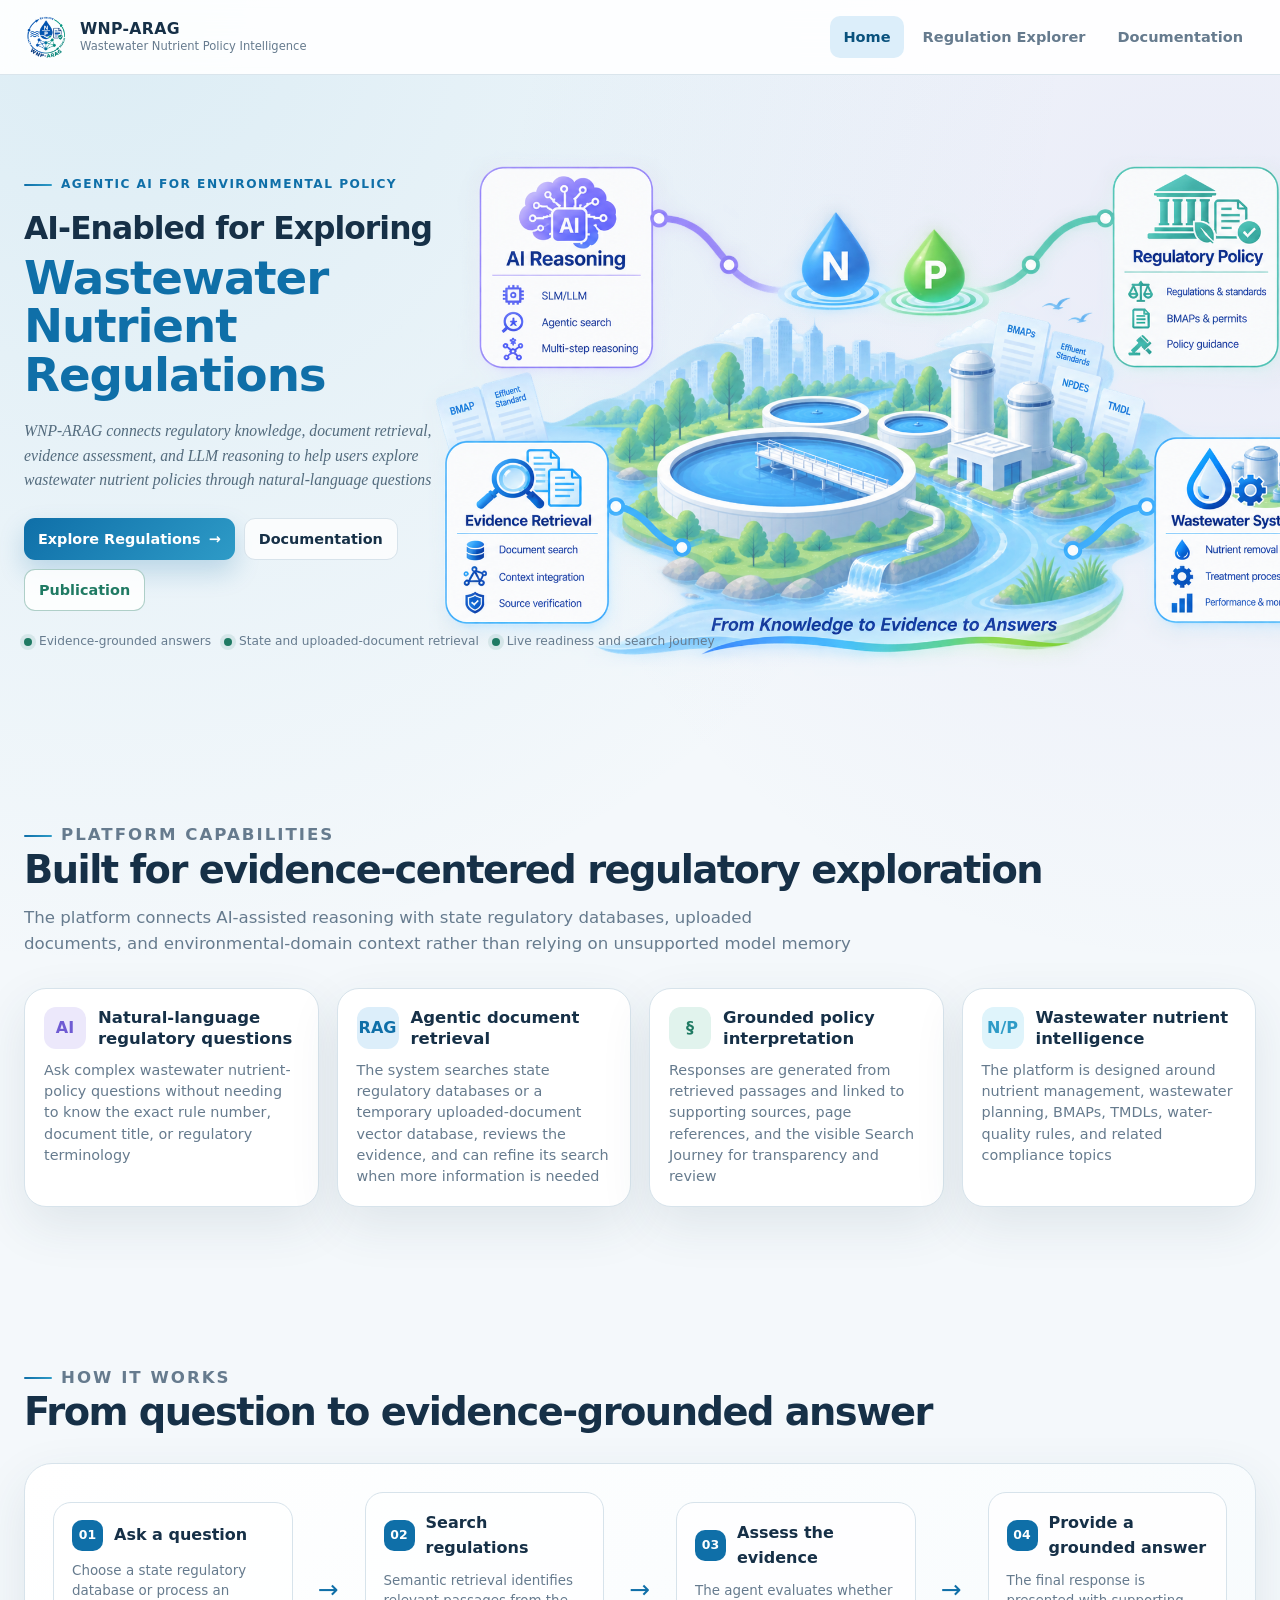
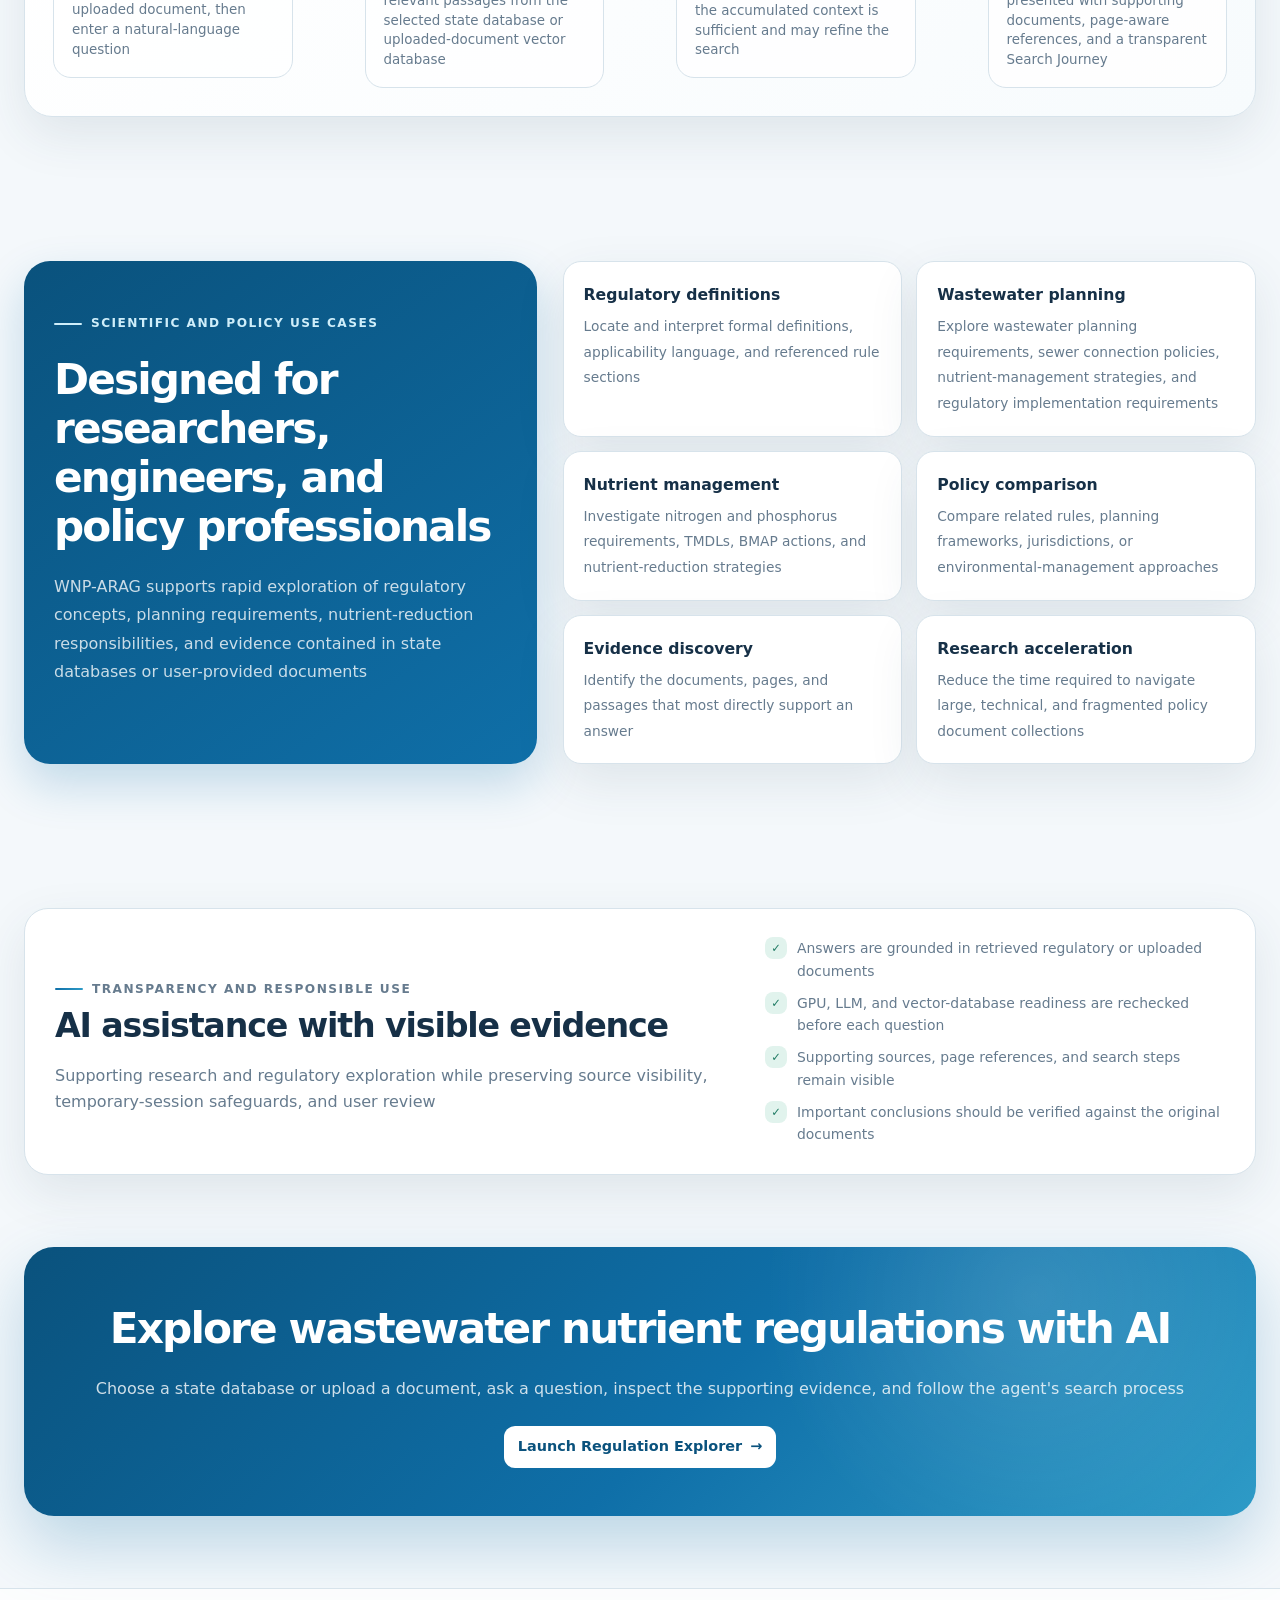
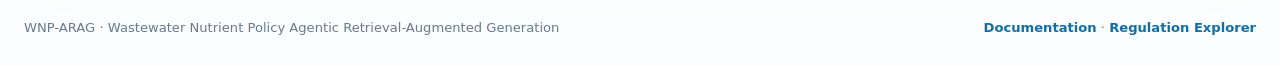
<file: index.html>
<!DOCTYPE html>
<html lang="en">
<head>
  <meta charset="UTF-8">
  <meta name="viewport" content="width=device-width, initial-scale=1.0">
  <meta name="description" content="WNP-ARAG is an agentic retrieval-augmented generation platform for wastewater nutrient regulations and uploaded policy documents.">
  <title>WNP-ARAG | Wastewater Nutrient Policy Intelligence</title>
  <style>
    :root{--bg:#f4f8fb;--surface:#fff;--text:#163047;--muted:#667b8e;--line:#d7e3eb;--primary:#0f6fa8;--primary-dark:#0a527d;--primary-soft:#dceefa;--water:#2e9bc7;--policy:#1f7a63;--policy-soft:#e1f3ed;--ai:#6f5bd3;--ai-soft:#ece8fb;--shadow:0 18px 50px rgba(35,67,93,.10);--radius:22px;--max-width:1440px}
    *{box-sizing:border-box}html{scroll-behavior:smooth}body{margin:0;background:radial-gradient(circle at 8% 0%,rgba(46,155,199,.12),transparent 28%),radial-gradient(circle at 94% 8%,rgba(111,91,211,.08),transparent 22%),var(--bg);color:var(--text);font-family:Inter,ui-sans-serif,system-ui,-apple-system,BlinkMacSystemFont,"Segoe UI",sans-serif;line-height:1.6}a{color:inherit}
    .site-header{position:sticky;top:0;z-index:30;border-bottom:1px solid rgba(215,227,235,.92);background:rgba(255,255,255,.9);backdrop-filter:blur(16px)}
    .nav-shell{width:min(var(--max-width),calc(100% - 48px));min-height:74px;margin:0 auto;display:flex;align-items:center;gap:28px}.brand{display:inline-flex;align-items:center;gap:12px;text-decoration:none;white-space:nowrap}.brand-mark{position:relative;width:40px;height:40px;display:grid;place-items:center;border-radius:12px;color:#fff;background:linear-gradient(145deg,var(--primary),var(--water));font-weight:850;box-shadow:0 10px 22px rgba(15,111,168,.22);overflow:hidden}.brand-mark:after{content:"";position:absolute;width:44px;height:12px;left:-3px;bottom:3px;border-radius:50%;border-top:2px solid rgba(255,255,255,.65);transform:rotate(-8deg)}.brand-copy strong,.brand-copy small{display:block}.brand-copy strong{font-size:.98rem;letter-spacing:.02em}.brand-copy small{color:var(--muted);font-size:.72rem}.main-nav{margin-left:auto;display:flex;align-items:center;gap:6px}.main-nav a{padding:9px 13px;border-radius:10px;color:var(--muted);font-size:.91rem;font-weight:700;text-decoration:none}.main-nav a:hover,.main-nav a.active{color:var(--primary-dark);background:var(--primary-soft)}
    .hero{position:relative;overflow:hidden}.hero-shell{width:min(var(--max-width),calc(100% - 48px));margin:0 auto;padding:66px 0 58px;display:grid;grid-template-columns:minmax(0,.68fr) minmax(620px,1.32fr);gap:16px;align-items:center}.hero-copy{max-width:570px;position:relative;z-index:2}.eyebrow{display:inline-flex;align-items:center;gap:9px;margin:0 0 18px;color:var(--primary);font-size:.76rem;font-weight:850;letter-spacing:.12em;text-transform:uppercase}.eyebrow:before{content:"";width:28px;height:2px;border-radius:999px;background:linear-gradient(90deg,var(--primary),var(--water))}.hero h1{margin:0;max-width:940px;line-height:1.03;letter-spacing:-.045em}.hero h1 small{display:block;margin-bottom:9px;color:var(--text);font-size:clamp(1.55rem,2.45vw,2.55rem);font-weight:780;letter-spacing:-.03em;white-space:nowrap}.hero h1 span{display:block;color:var(--primary);font-size:clamp(2.35rem,3.65vw,3.85rem);font-weight:850;line-height:1.04}.hero-subtitle{max-width:545px;margin:20px 0 0;color:#536b7d;font-family:Georgia,"Times New Roman",serif;font-size:clamp(.98rem,1.22vw,1.08rem);font-style:italic;line-height:1.55}.hero-actions{margin-top:26px;display:flex;flex-wrap:wrap;gap:9px}.button{min-height:42px;padding:0 14px;border-radius:11px;display:inline-flex;align-items:center;justify-content:center;gap:8px;text-decoration:none;font-size:.9rem;font-weight:800;transition:transform .18s ease,box-shadow .18s ease,background .18s ease}.button:hover{transform:translateY(-2px)}.button-primary{color:#fff;background:linear-gradient(135deg,var(--primary),var(--water));box-shadow:0 12px 26px rgba(15,111,168,.22)}.button-primary:hover{box-shadow:0 16px 30px rgba(15,111,168,.28)}.button-secondary{border:1px solid var(--line);color:var(--text);background:rgba(255,255,255,.78)}.button-publication{border:1px solid rgba(31,122,99,.35);color:var(--policy);background:rgba(255,255,255,.86)}.button-publication:hover{background:var(--policy-soft);box-shadow:0 12px 24px rgba(31,122,99,.12)}.hero-note{margin-top:21px;display:flex;flex-wrap:nowrap;gap:13px;color:var(--muted);font-size:.76rem;white-space:nowrap}.hero-note span{display:inline-flex;align-items:center;gap:7px}.hero-note i{width:8px;height:8px;border-radius:50%;background:var(--policy);box-shadow:0 0 0 4px rgba(31,122,99,.11)}
    .hero-visual{position:relative;min-height:515px;display:flex;align-items:center;justify-content:center;background:transparent;overflow:visible}.hero-main-image{display:block;width:119%;max-width:none;height:auto;max-height:565px;object-fit:contain;object-position:center;transform:translate(2.5%,-2px)}
    .hero-media{position:absolute;inset:0;background-image:linear-gradient(rgba(248,252,255,.86),rgba(248,252,255,.93)),url("assets/images/wastewater-hero.jpg");background-size:cover;background-position:center}.hero-video{position:absolute;inset:0;width:100%;height:100%;object-fit:cover}.hero-overlay{position:absolute;inset:0;background:radial-gradient(circle at 76% 18%,rgba(111,91,211,.12),transparent 27%),radial-gradient(circle at 18% 80%,rgba(46,155,199,.15),transparent 32%)}.network{position:absolute;inset:0}.network-svg{position:absolute;inset:0;width:100%;height:100%;overflow:visible}.network-svg path{fill:none;stroke:url(#connectorGradient);stroke-width:2.2;stroke-linecap:round}.network-svg circle{fill:#fff;stroke:rgba(15,111,168,.42);stroke-width:2}.node{position:absolute;width:86px;min-height:86px;padding:12px;border:1px solid rgba(215,227,235,.95);border-radius:20px;display:grid;place-items:center;text-align:center;background:rgba(255,255,255,.94);box-shadow:0 12px 28px rgba(31,56,78,.11);font-size:.76rem;font-weight:800;line-height:1.25}.node:before{content:"";width:27px;height:27px;margin-bottom:7px;border-radius:9px;display:block}.node-ai{left:54px;top:76px}.node-ai:before{background:linear-gradient(135deg,var(--ai),#9989e8)}.node-policy{right:46px;top:86px}.node-policy:before{background:linear-gradient(135deg,var(--policy),#4ca88d)}.node-data{left:52px;bottom:64px}.node-data:before{background:linear-gradient(135deg,var(--primary),var(--water))}.node-water{right:52px;bottom:70px}.node-water:before{background:linear-gradient(135deg,var(--water),#69c2e0)}.core-orb{position:absolute;left:50%;top:50%;width:190px;height:190px;transform:translate(-50%,-50%);border-radius:50%;display:grid;place-items:center;text-align:center;background:radial-gradient(circle at 35% 30%,#fff,#dff2fb 55%,#b9dfef);border:1px solid rgba(15,111,168,.18);box-shadow:0 24px 55px rgba(15,111,168,.18),inset 0 0 0 18px rgba(255,255,255,.38)}.core-orb strong{display:block;color:var(--primary-dark);font-size:1.65rem;letter-spacing:-.04em}.core-orb span{display:block;max-width:120px;margin-top:7px;color:var(--muted);font-size:.74rem;font-weight:700;line-height:1.35}.water-wave{position:absolute;left:-4%;right:-4%;bottom:-28px;height:105px;border-radius:50% 50% 0 0/22% 22% 0 0;background:linear-gradient(180deg,rgba(46,155,199,.10),rgba(46,155,199,.22));transform:rotate(-2deg)}
    .section{width:min(var(--max-width),calc(100% - 48px));margin:0 auto;padding:72px 0}.section-header{max-width:830px;margin-bottom:30px}.section-header h2{margin:0;font-size:clamp(1.8rem,3vw,2.9rem);line-height:1.08;letter-spacing:-.04em;white-space:nowrap}.section-header p{margin:14px 0 0;color:var(--muted);font-size:1.04rem}.feature-grid{display:grid;grid-template-columns:repeat(4,minmax(0,1fr));gap:18px}.feature-card{min-height:180px;padding:18px 19px;border:1px solid var(--line);border-radius:var(--radius);background:var(--surface);box-shadow:var(--shadow)}.feature-head{display:flex;align-items:center;gap:12px;margin-bottom:10px}.feature-icon{flex:0 0 auto;width:42px;height:42px;margin-bottom:0;border-radius:12px;display:grid;place-items:center;font-weight:900}.feature-icon.ai{color:var(--ai);background:var(--ai-soft)}.feature-icon.water{color:var(--water);background:#dff4fb}.feature-icon.policy{color:var(--policy);background:var(--policy-soft)}.feature-icon.data{color:var(--primary);background:var(--primary-soft)}.feature-card h3{margin:0;font-size:1.03rem;line-height:1.3}.feature-card p{margin:0;color:var(--muted);font-size:.9rem;line-height:1.48}
    .workflow-panel{padding:28px;border:1px solid var(--line);border-radius:28px;background:linear-gradient(135deg,#fff,#f7fbfd);box-shadow:var(--shadow)}.workflow-grid{display:grid;grid-template-columns:minmax(0,1fr) 48px minmax(0,1fr) 48px minmax(0,1fr) 48px minmax(0,1fr);gap:12px;align-items:center}.workflow-step{min-height:128px;padding:17px 18px;border:1px solid var(--line);border-radius:18px;background:rgba(255,255,255,.82)}.workflow-head{display:flex;align-items:center;gap:11px;margin-bottom:10px}.workflow-step span{flex:0 0 auto;width:31px;height:31px;margin-bottom:0;border-radius:10px;display:grid;place-items:center;color:#fff;background:var(--primary);font-size:.78rem;font-weight:850}.workflow-step h3{margin:0;font-size:1rem}.workflow-step p{margin:0;color:var(--muted);font-size:.84rem;line-height:1.48}.workflow-arrow{color:var(--primary);font-size:1.55rem;text-align:center}
    .use-case-layout{display:grid;grid-template-columns:minmax(0,.85fr) minmax(0,1.15fr);gap:26px;align-items:stretch}.use-case-intro{padding:30px;border-radius:26px;background:linear-gradient(145deg,var(--primary-dark),var(--primary));color:#fff;box-shadow:0 20px 46px rgba(15,111,168,.22)}.use-case-intro .eyebrow{margin-bottom:20px;color:#cfeefa}.use-case-intro .eyebrow:before{background:#cfeefa}.use-case-intro h2{margin:0;font-size:clamp(1.85rem,3.3vw,2.95rem);line-height:1.16;letter-spacing:-.045em}.use-case-intro p{margin:22px 0 0;color:rgba(255,255,255,.78);line-height:1.78}.use-case-list{display:grid;grid-template-columns:1fr 1fr;gap:14px}.use-case{padding:20px;border:1px solid var(--line);border-radius:18px;background:var(--surface);box-shadow:var(--shadow)}.use-case strong{display:block;margin-bottom:6px;font-size:.98rem}.use-case span{color:var(--muted);font-size:.86rem}
    .trust-strip{display:grid;grid-template-columns:1.2fr .8fr;gap:20px;align-items:center;padding:28px 30px;border:1px solid var(--line);border-radius:24px;background:var(--surface);box-shadow:var(--shadow)}.trust-strip h2{margin:0;font-size:clamp(1.55rem,2.6vw,2.25rem);letter-spacing:-.035em}.trust-strip p{margin:11px 0 0;color:var(--muted)}.trust-points{display:grid;gap:10px}.trust-point{display:flex;gap:10px;align-items:flex-start;color:var(--muted);font-size:.87rem}.trust-point:before{content:"✓";flex:0 0 auto;width:22px;height:22px;border-radius:8px;display:grid;place-items:center;color:var(--policy);background:var(--policy-soft);font-size:.72rem;font-weight:900}
    .cta{width:min(var(--max-width),calc(100% - 48px));margin:0 auto 72px;padding:48px;border-radius:30px;background:radial-gradient(circle at 82% 18%,rgba(255,255,255,.12),transparent 26%),linear-gradient(135deg,#0a527d,#0f6fa8 55%,#2e9bc7);color:#fff;text-align:center;box-shadow:0 28px 65px rgba(15,111,168,.25)}.cta h2{margin:0;font-size:clamp(1.85rem,3.3vw,3rem);letter-spacing:-.045em}.cta p{max-width:none;margin:14px auto 24px;color:rgba(255,255,255,.8);white-space:nowrap}.cta .button-primary{color:var(--primary-dark);background:#fff;box-shadow:none}
    .site-footer{border-top:1px solid var(--line);background:rgba(255,255,255,.72)}.footer-shell{width:min(var(--max-width),calc(100% - 48px));margin:0 auto;padding:28px 0;display:flex;justify-content:space-between;gap:20px;color:var(--muted);font-size:.82rem}.footer-shell a{color:var(--primary);text-decoration:none;font-weight:700}
    @media(max-width:1120px){.section-header h2{white-space:normal}.hero-shell{grid-template-columns:1fr}.hero-copy{max-width:820px}.hero-visual{min-height:420px}.feature-grid{grid-template-columns:1fr 1fr}.workflow-grid{grid-template-columns:1fr 1fr}.workflow-arrow{display:none}.use-case-layout,.trust-strip{grid-template-columns:1fr}}
    @media(max-width:760px){.cta p{white-space:normal}.nav-shell,.hero-shell,.section,.cta,.footer-shell{width:min(100% - 28px,var(--max-width))}.nav-shell{align-items:flex-start;flex-direction:column;padding:14px 0}.main-nav{width:100%;overflow-x:auto}.main-nav a{white-space:nowrap}.hero-shell{padding-top:58px}.hero h1{font-size:clamp(2.8rem,15vw,5rem)}.hero-visual{min-height:350px}.hero-main-image{width:100%;max-height:390px;transform:none}.node{width:72px;min-height:72px;font-size:.64rem}.core-orb{width:155px;height:155px}.feature-grid,.workflow-grid,.use-case-list{grid-template-columns:1fr}.cta{padding:34px 22px}.footer-shell{flex-direction:column}}
  </style>
  <link rel="stylesheet" href="assets/css/shared-header.css">
</head>
<body>
  <header class="site-header"><div class="nav-shell"><a class="brand" href="index.html" aria-label="WNP-ARAG home"><span class="brand-mark"><img src="assets/logo/logo_wnp-arag.png" alt="WNP-ARAG logo"></span><span class="brand-copy"><strong>WNP-ARAG</strong><small>Wastewater Nutrient Policy Intelligence</small></span></a><nav class="main-nav" aria-label="Primary navigation"><a class="active" href="index.html">Home</a><a href="regulation_explorer.html">Regulation Explorer</a><a href="documentation.html">Documentation</a></nav></div></header>
  <main>
    <section class="hero"><div class="hero-shell"><div class="hero-copy"><p class="eyebrow">Agentic AI for environmental policy</p><h1><small>AI-Enabled for Exploring</small><span>Wastewater<br>Nutrient<br>Regulations</span></h1><p class="hero-subtitle">WNP-ARAG connects regulatory knowledge, document retrieval, evidence assessment, and LLM reasoning to help users explore wastewater nutrient policies through natural-language questions</p><div class="hero-actions"><a class="button button-primary" href="regulation_explorer.html">Explore Regulations <span aria-hidden="true">→</span></a><a class="button button-secondary" href="documentation.html">Documentation</a><!-- Replace href="#" with the final journal article URL --><a class="button button-publication" href="#" target="_blank" rel="noopener noreferrer">Publication</a></div><div class="hero-note"><span><i aria-hidden="true"></i> Evidence-grounded answers</span><span><i aria-hidden="true"></i> State and uploaded-document retrieval</span><span><i aria-hidden="true"></i> Live readiness and search journey</span></div></div>
      <div class="hero-visual" aria-label="WNP-ARAG conceptual overview">
        <img class="hero-main-image" src="assets/images/Main.png" alt="WNP-ARAG conceptual overview linking wastewater nutrient policy, evidence retrieval, and SLM/LLM reasoning">
      </div></div></section>
    <section class="section"><div class="section-header"><p class="eyebrow">Platform capabilities</p><h2>Built for evidence-centered regulatory exploration</h2><p>The platform connects AI-assisted reasoning with state regulatory databases, uploaded documents, and environmental-domain context rather than relying on unsupported model memory</p></div><div class="feature-grid"><article class="feature-card"><div class="feature-head"><div class="feature-icon ai">AI</div><h3>Natural-language regulatory questions</h3></div><p>Ask complex wastewater nutrient-policy questions without needing to know the exact rule number, document title, or regulatory terminology</p></article><article class="feature-card"><div class="feature-head"><div class="feature-icon data">RAG</div><h3>Agentic document retrieval</h3></div><p>The system searches state regulatory databases or a temporary uploaded-document vector database, reviews the evidence, and can refine its search when more information is needed</p></article><article class="feature-card"><div class="feature-head"><div class="feature-icon policy">§</div><h3>Grounded policy interpretation</h3></div><p>Responses are generated from retrieved passages and linked to supporting sources, page references, and the visible Search Journey for transparency and review</p></article><article class="feature-card"><div class="feature-head"><div class="feature-icon water">N/P</div><h3>Wastewater nutrient intelligence</h3></div><p>The platform is designed around nutrient management, wastewater planning, BMAPs, TMDLs, water-quality rules, and related compliance topics</p></article></div></section>
    <section class="section"><div class="section-header"><p class="eyebrow">How it works</p><h2>From question to evidence-grounded answer</h2></div><div class="workflow-panel"><div class="workflow-grid"><article class="workflow-step"><div class="workflow-head"><span>01</span><h3>Ask a question</h3></div><p>Choose a state regulatory database or process an uploaded document, then enter a natural-language question</p></article><div class="workflow-arrow" aria-hidden="true">→</div><article class="workflow-step"><div class="workflow-head"><span>02</span><h3>Search regulations</h3></div><p>Semantic retrieval identifies relevant passages from the selected state database or uploaded-document vector database</p></article><div class="workflow-arrow" aria-hidden="true">→</div><article class="workflow-step"><div class="workflow-head"><span>03</span><h3>Assess the evidence</h3></div><p>The agent evaluates whether the accumulated context is sufficient and may refine the search</p></article><div class="workflow-arrow" aria-hidden="true">→</div><article class="workflow-step"><div class="workflow-head"><span>04</span><h3>Provide a grounded answer</h3></div><p>The final response is presented with supporting documents, page-aware references, and a transparent Search Journey</p></article></div></div></section>
    <section class="section"><div class="use-case-layout"><div class="use-case-intro"><p class="eyebrow">Scientific and policy use cases</p><h2>Designed for researchers, engineers, and policy professionals</h2><p>WNP-ARAG supports rapid exploration of regulatory concepts, planning requirements, nutrient-reduction responsibilities, and evidence contained in state databases or user-provided documents</p></div><div class="use-case-list"><article class="use-case"><strong>Regulatory definitions</strong><span>Locate and interpret formal definitions, applicability language, and referenced rule sections</span></article><article class="use-case"><strong>Wastewater planning</strong><span>Explore wastewater planning requirements, sewer connection policies, nutrient-management strategies, and regulatory implementation requirements</span></article><article class="use-case"><strong>Nutrient management</strong><span>Investigate nitrogen and phosphorus requirements, TMDLs, BMAP actions, and nutrient-reduction strategies</span></article><article class="use-case"><strong>Policy comparison</strong><span>Compare related rules, planning frameworks, jurisdictions, or environmental-management approaches</span></article><article class="use-case"><strong>Evidence discovery</strong><span>Identify the documents, pages, and passages that most directly support an answer</span></article><article class="use-case"><strong>Research acceleration</strong><span>Reduce the time required to navigate large, technical, and fragmented policy document collections</span></article></div></div></section>
    <section class="section"><div class="trust-strip"><div><p class="eyebrow">Transparency and responsible use</p><h2>AI assistance with visible evidence</h2><p>Supporting research and regulatory exploration while preserving source visibility, temporary-session safeguards, and user review</p></div><div class="trust-points"><div class="trust-point">Answers are grounded in retrieved regulatory or uploaded documents</div><div class="trust-point">GPU, LLM, and vector-database readiness are rechecked before each question</div><div class="trust-point">Supporting sources, page references, and search steps remain visible</div><div class="trust-point">Important conclusions should be verified against the original documents</div></div></div></section>
    <section class="cta"><h2>Explore wastewater nutrient regulations with AI</h2><p>Choose a state database or upload a document, ask a question, inspect the supporting evidence, and follow the agent's search process</p><a class="button button-primary" href="regulation_explorer.html">Launch Regulation Explorer <span aria-hidden="true">→</span></a></section>
  </main>
  <footer class="site-footer"><div class="footer-shell"><span>WNP-ARAG · Wastewater Nutrient Policy Agentic Retrieval-Augmented Generation</span><span><a href="documentation.html">Documentation</a> · <a href="regulation_explorer.html">Regulation Explorer</a></span></div></footer>
</body>
</html>
</file>
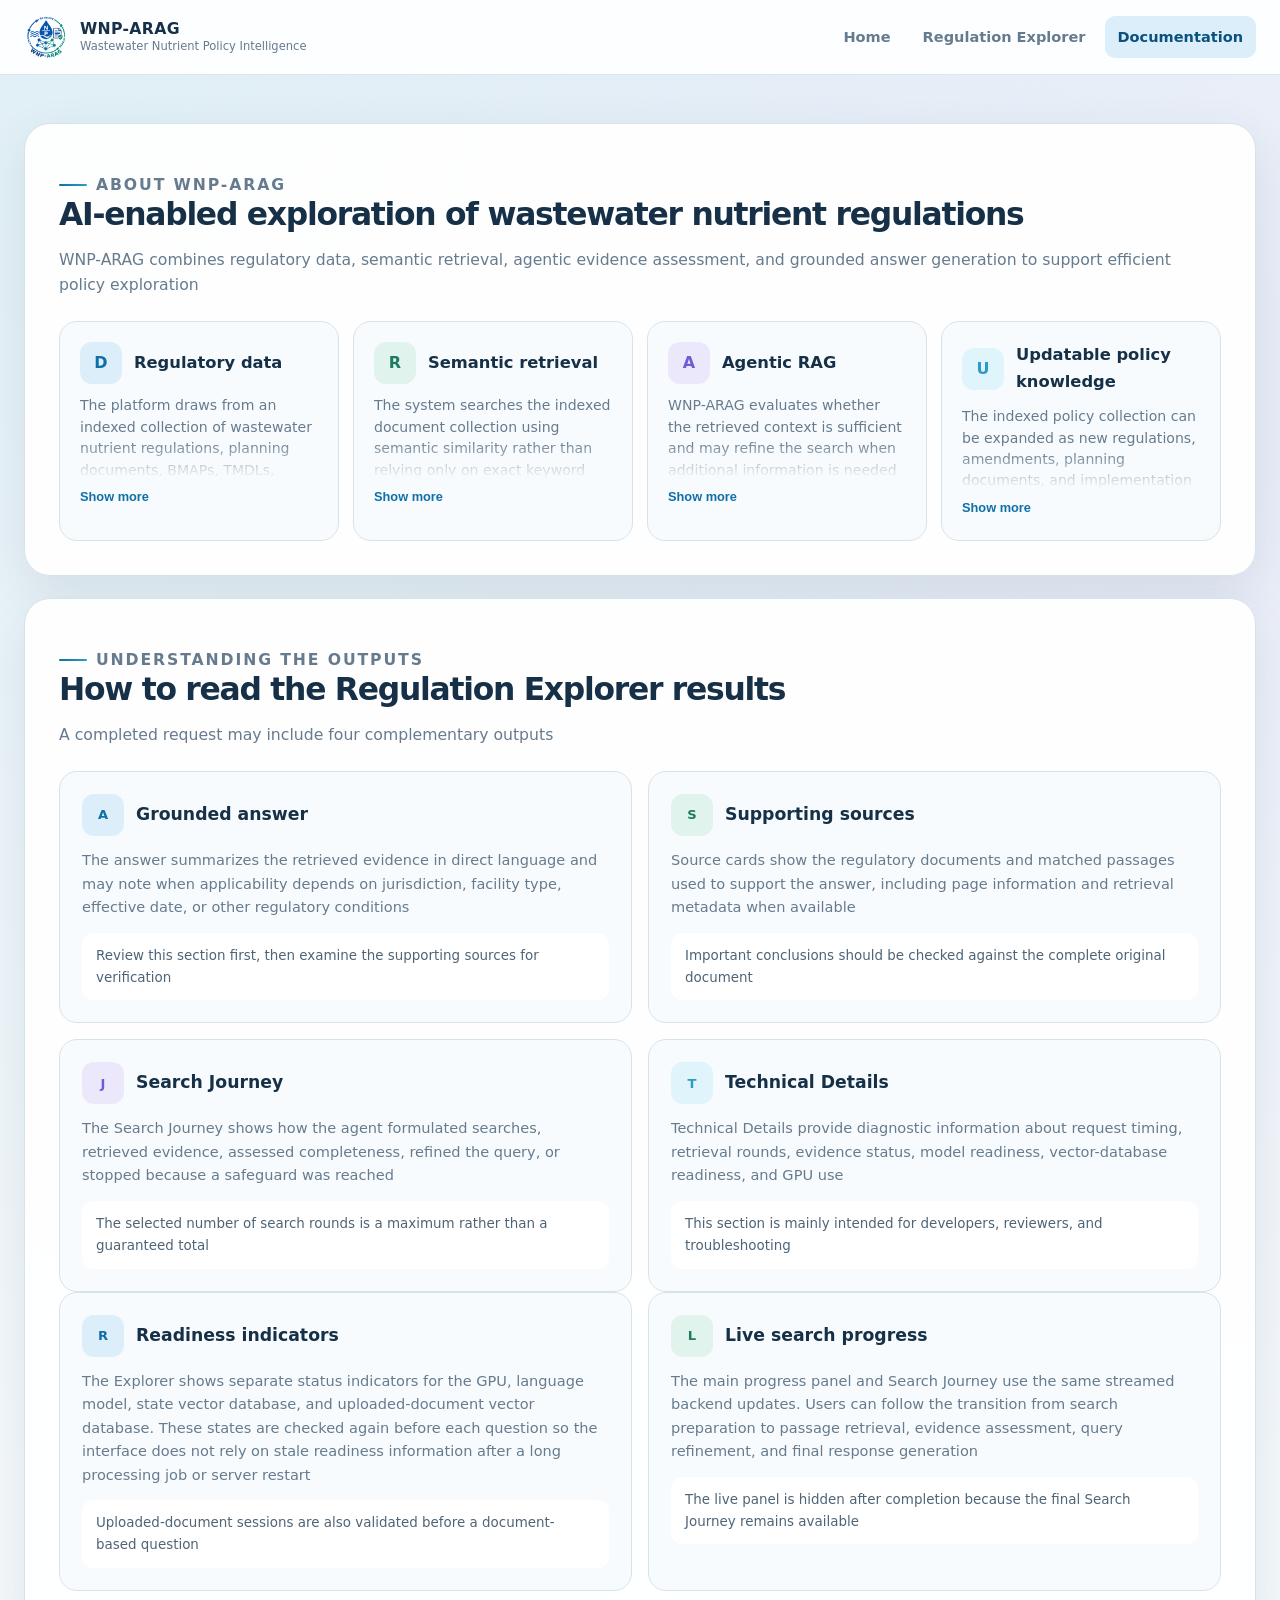
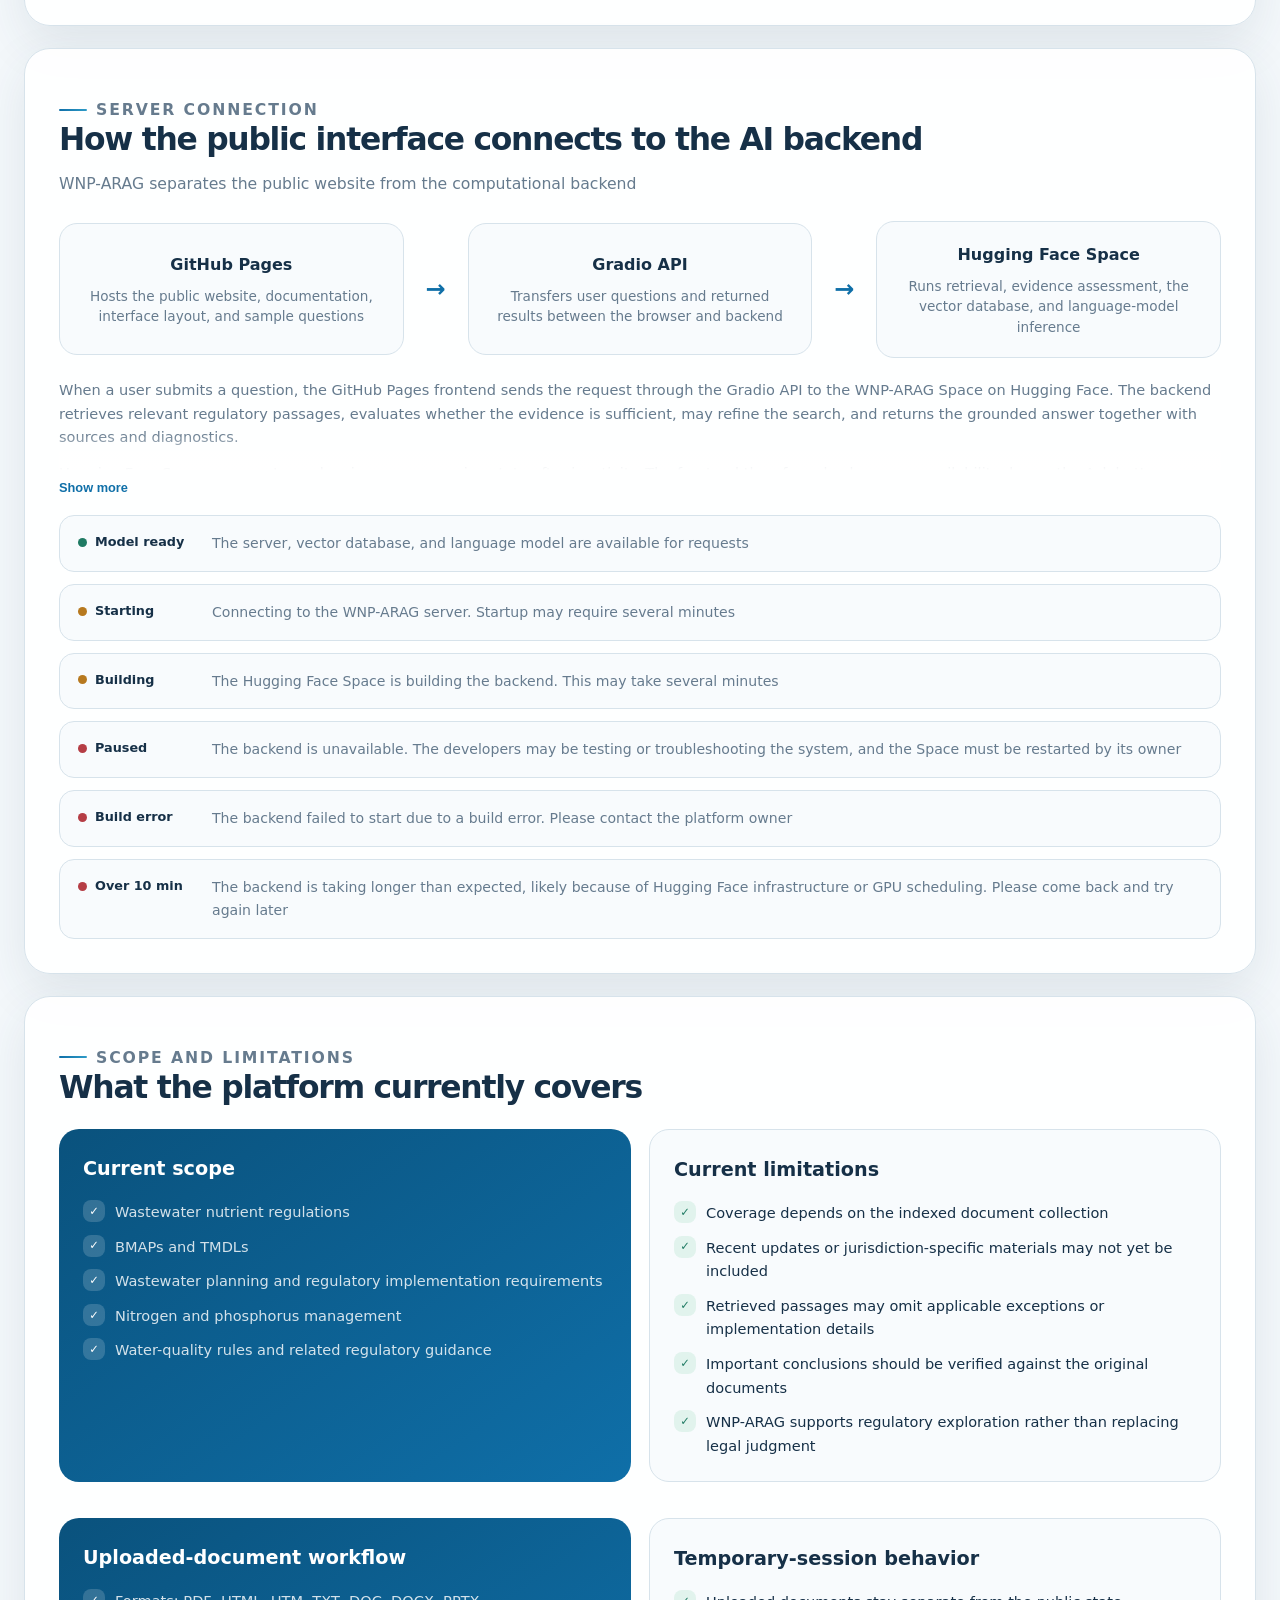
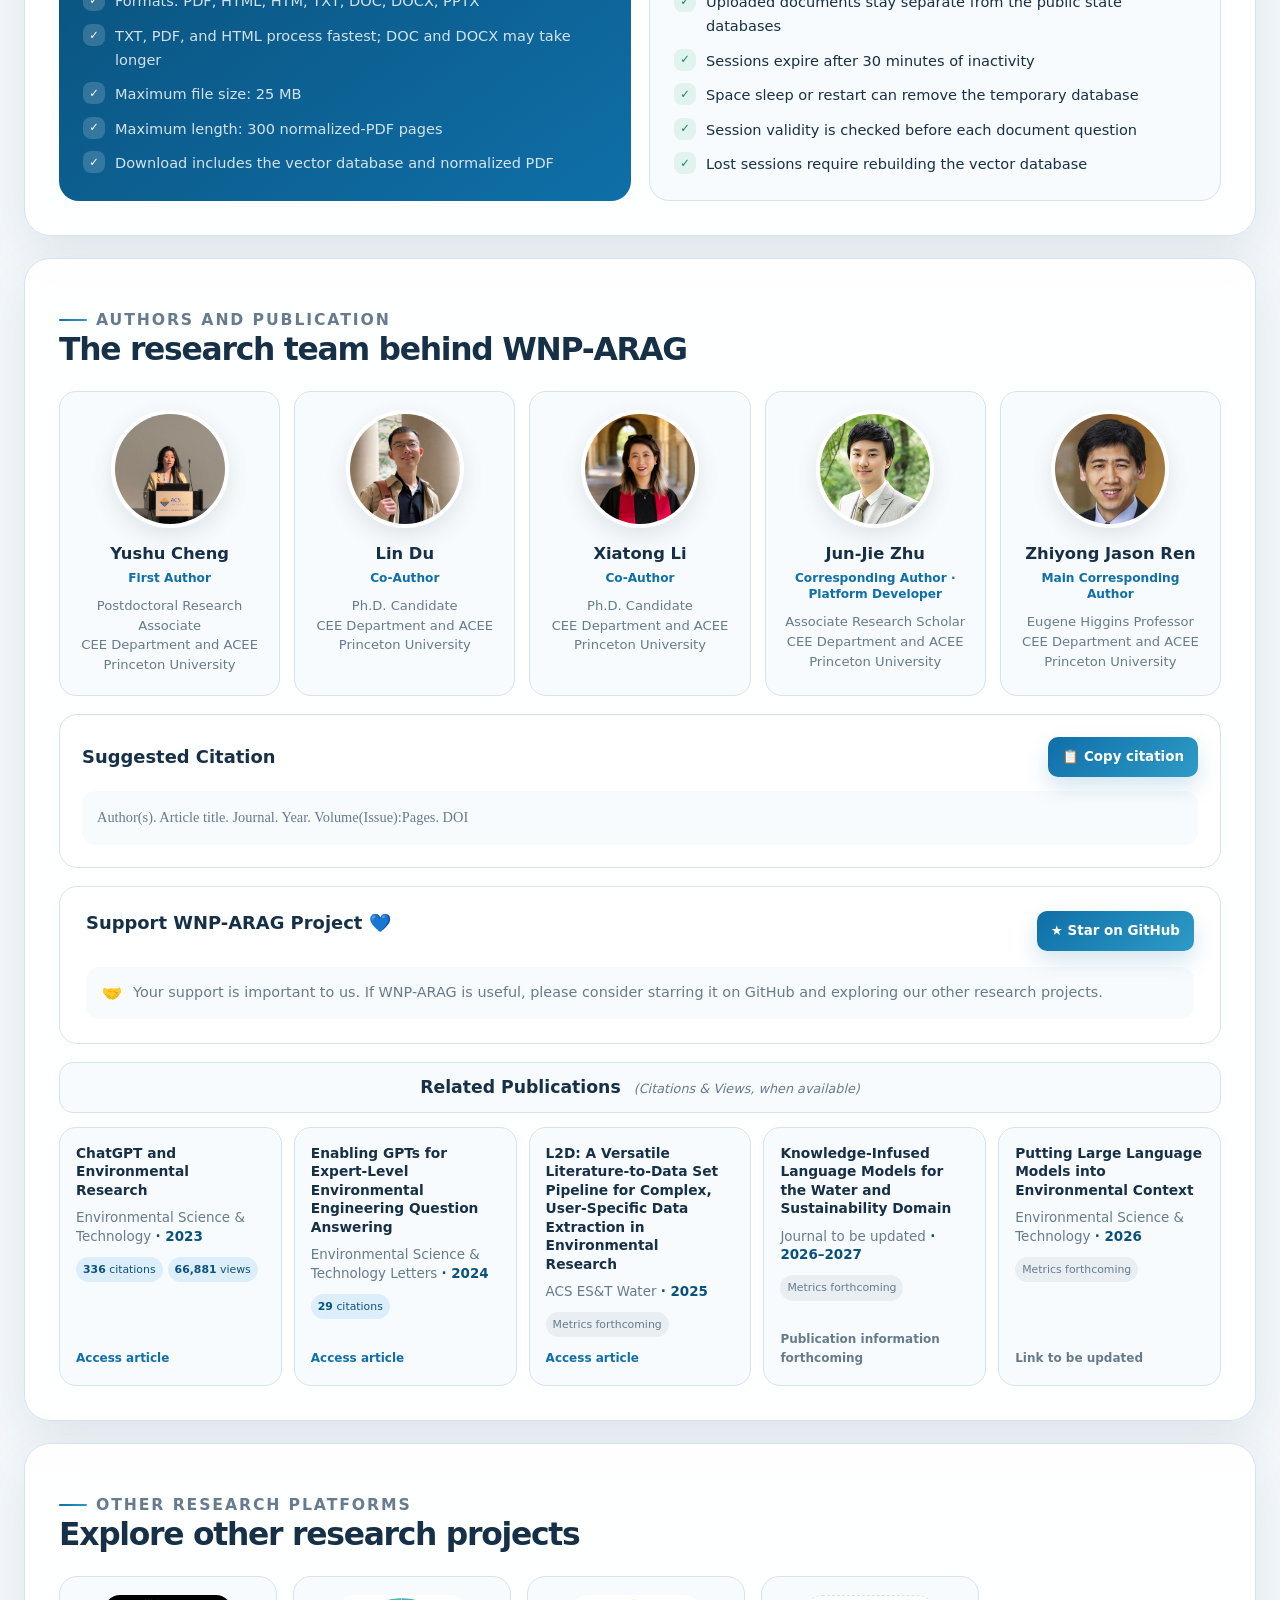
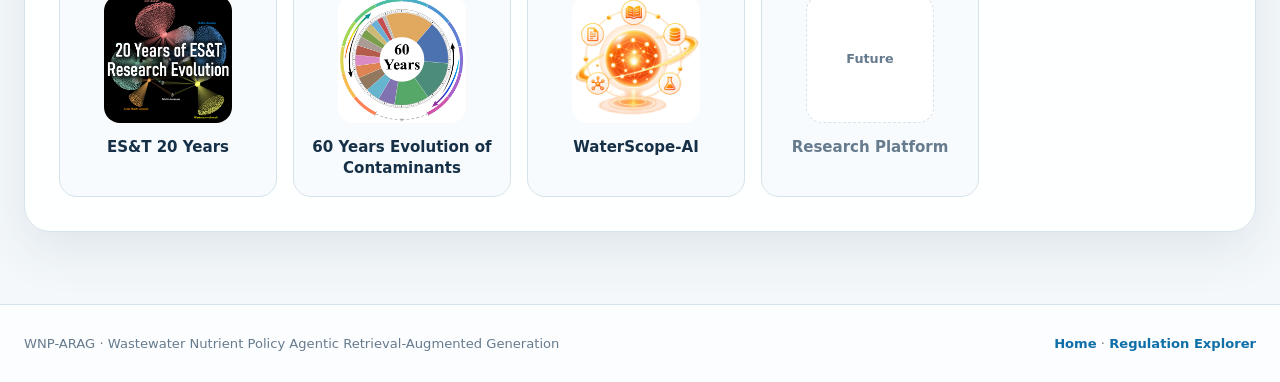
<file: documentation.html>
<!DOCTYPE html>
<html lang="en">
<head>
  <meta charset="UTF-8">
  <meta name="viewport" content="width=device-width, initial-scale=1.0">
  <meta
    name="description"
    content="Documentation for WNP-ARAG, an AI-enabled platform for exploring wastewater nutrient regulations"
  >
  <title>Documentation | WNP-ARAG</title>

  <style>
    :root {
      --bg: #f4f8fb;
      --surface: #ffffff;
      --surface-soft: #f8fbfd;
      --text: #163047;
      --muted: #667b8e;
      --line: #d7e3eb;
      --primary: #0f6fa8;
      --primary-dark: #0a527d;
      --primary-soft: #dceefa;
      --water: #2e9bc7;
      --policy: #1f7a63;
      --policy-soft: #e1f3ed;
      --ai: #6f5bd3;
      --ai-soft: #ece8fb;
      --warning: #b7791f;
      --warning-soft: #fff6df;
      --danger: #b53d45;
      --danger-soft: #fff1f2;
      --shadow: 0 18px 50px rgba(35, 67, 93, 0.10);
      --radius: 22px;
      --max-width: 1440px;
    }

    * {
      box-sizing: border-box;
    }

    html {
      scroll-behavior: smooth;
    }

    body {
      margin: 0;
      color: var(--text);
      background:
        radial-gradient(circle at 8% 0%, rgba(46, 155, 199, 0.10), transparent 28%),
        radial-gradient(circle at 94% 8%, rgba(111, 91, 211, 0.07), transparent 22%),
        var(--bg);
      font-family:
        Inter,
        ui-sans-serif,
        system-ui,
        -apple-system,
        BlinkMacSystemFont,
        "Segoe UI",
        sans-serif;
      line-height: 1.62;
    }

    a {
      color: inherit;
    }

    .site-header {
      position: sticky;
      top: 0;
      z-index: 30;
      border-bottom: 1px solid rgba(215, 227, 235, 0.92);
      background: rgba(255, 255, 255, 0.91);
      backdrop-filter: blur(16px);
    }

    .nav-shell {
      width: min(var(--max-width), calc(100% - 48px));
      min-height: 74px;
      margin: 0 auto;
      display: flex;
      align-items: center;
      gap: 28px;
    }

    .brand {
      display: inline-flex;
      align-items: center;
      gap: 12px;
      text-decoration: none;
      white-space: nowrap;
    }

    .brand-mark {
      position: relative;
      width: 44px;
      height: 44px;
      display: grid;
      place-items: center;
      overflow: hidden;
      border-radius: 12px;
      background: transparent;
      box-shadow: none;
    }

    .brand-mark img {
      width: 100%;
      height: 100%;
      display: block;
      object-fit: contain;
    }

    .brand-copy strong,
    .brand-copy small {
      display: block;
    }

    .brand-copy strong {
      font-size: 0.98rem;
      letter-spacing: 0.02em;
    }

    .brand-copy small {
      color: var(--muted);
      font-size: 0.72rem;
    }

    .main-nav {
      margin-left: auto;
      display: flex;
      align-items: center;
      gap: 6px;
    }

    .main-nav a {
      padding: 9px 13px;
      border-radius: 10px;
      color: var(--muted);
      font-size: 0.91rem;
      font-weight: 700;
      text-decoration: none;
    }

    .main-nav a:hover,
    .main-nav a.active {
      color: var(--primary-dark);
      background: var(--primary-soft);
    }

    .page-shell {
      width: min(var(--max-width), calc(100% - 48px));
      margin: 0 auto;
      padding: 48px 0 72px;
      display: grid;
      gap: 22px;
    }

    .doc-section {
      padding: 34px;
      border: 1px solid var(--line);
      border-radius: 26px;
      background: rgba(255, 255, 255, 0.95);
      box-shadow: var(--shadow);
    }

    .section-head {
      max-width: 980px;
      margin-bottom: 24px;
    }

    .eyebrow {
      display: inline-flex;
      align-items: center;
      gap: 9px;
      margin: 0 0 14px;
      color: var(--primary);
      font-size: 0.76rem;
      font-weight: 850;
      letter-spacing: 0.12em;
      text-transform: uppercase;
    }

    .eyebrow::before {
      content: "";
      width: 28px;
      height: 2px;
      border-radius: 999px;
      background: linear-gradient(90deg, var(--primary), var(--water));
    }

    .section-head h1,
    .section-head h2 {
      margin: 0;
      line-height: 1.12;
      letter-spacing: -0.04em;
    }

    .section-head h1,
    .section-head h2 {
      font-size: clamp(1.55rem, 2.45vw, 2.2rem);
    }

    .section-head p {
      margin: 14px 0 0;
      color: var(--muted);
      font-size: 0.98rem;
    }

    .about-grid {
      display: grid;
      grid-template-columns: 1.05fr 0.95fr;
      gap: 24px;
      align-items: start;
    }

    .about-copy p {
      margin: 0 0 14px;
      color: var(--muted);
    }

    .about-copy p:last-child {
      margin-bottom: 0;
    }

    .focus-panel {
      padding: 24px;
      border-radius: 20px;
      color: #ffffff;
      background: linear-gradient(145deg, var(--primary-dark), var(--primary));
    }

    .focus-panel h3 {
      margin: 0 0 15px;
      font-size: 1.18rem;
    }

    .focus-list {
      display: grid;
      gap: 10px;
    }

    .focus-item {
      display: flex;
      align-items: flex-start;
      gap: 10px;
      color: rgba(255, 255, 255, 0.84);
      font-size: 0.9rem;
    }

    .focus-item::before {
      content: "✓";
      flex: 0 0 auto;
      width: 22px;
      height: 22px;
      display: grid;
      place-items: center;
      border-radius: 8px;
      color: #ffffff;
      background: rgba(255, 255, 255, 0.16);
      font-size: 0.72rem;
      font-weight: 900;
    }

    .output-grid {
      display: grid;
      grid-template-columns: repeat(2, minmax(0, 1fr));
      gap: 16px;
    }

    .output-card {
      padding: 22px;
      border: 1px solid var(--line);
      border-radius: 18px;
      background: var(--surface-soft);
    }

    .output-head {
      display: flex;
      align-items: center;
      gap: 12px;
      margin-bottom: 12px;
    }

    .output-icon {
      flex: 0 0 auto;
      width: 42px;
      height: 42px;
      display: grid;
      place-items: center;
      border-radius: 12px;
      color: var(--primary);
      background: var(--primary-soft);
      font-size: 0.82rem;
      font-weight: 850;
    }

    .output-card:nth-child(2) .output-icon {
      color: var(--policy);
      background: var(--policy-soft);
    }

    .output-card:nth-child(3) .output-icon {
      color: var(--ai);
      background: var(--ai-soft);
    }

    .output-card:nth-child(4) .output-icon {
      color: var(--water);
      background: #dff4fb;
    }

    .output-card h3 {
      margin: 0;
      font-size: 1.08rem;
    }

    .output-card p {
      margin: 0;
      color: var(--muted);
      font-size: 0.91rem;
    }

    .output-note {
      margin-top: 14px;
      padding: 12px 14px;
      border-radius: 12px;
      color: #4e6477;
      background: #ffffff;
      font-size: 0.84rem;
    }

    .server-layout {
      display: grid;
      grid-template-columns: 0.82fr 1.18fr;
      gap: 22px;
      align-items: start;
    }

    .server-intro {
      padding: 26px;
      border-radius: 20px;
      color: #ffffff;
      background: linear-gradient(145deg, #395b78, #1f6f9f);
    }

    .server-intro h3 {
      margin: 0;
      font-size: 1.25rem;
    }

    .server-intro p {
      margin: 13px 0 0;
      color: rgba(255, 255, 255, 0.80);
      font-size: 0.92rem;
    }

    .server-states {
      display: grid;
      gap: 12px;
    }

    .server-state {
      padding: 16px 18px;
      border: 1px solid var(--line);
      border-radius: 15px;
      display: grid;
      grid-template-columns: 118px 1fr;
      gap: 16px;
      align-items: start;
      background: var(--surface-soft);
    }

    .server-label {
      display: inline-flex;
      align-items: center;
      gap: 8px;
      font-size: 0.8rem;
      font-weight: 800;
    }

    .server-label::before {
      content: "";
      width: 9px;
      height: 9px;
      border-radius: 50%;
      background: #98a8b6;
    }

    .server-state.ready .server-label::before {
      background: var(--policy);
    }

    .server-state.waiting .server-label::before {
      background: var(--warning);
    }

    .server-state.error .server-label::before {
      background: var(--danger);
    }

    .server-state p {
      margin: 0;
      color: var(--muted);
      font-size: 0.88rem;
    }

    .scope-grid {
      display: grid;
      grid-template-columns: 1fr 1fr;
      gap: 18px;
    }

    .scope-grid--secondary {
      margin-top: 36px;
    }

    .scope-panel {
      padding: 24px;
      border-radius: 20px;
    }

    .scope-panel.scope {
      color: #ffffff;
      background: linear-gradient(145deg, var(--primary-dark), var(--primary));
    }

    .scope-panel.limitations {
      border: 1px solid var(--line);
      background: var(--surface-soft);
    }

    .scope-panel h3 {
      margin: 0 0 16px;
      font-size: 1.2rem;
    }

    .scope-list {
      display: grid;
      gap: 11px;
    }

    .scope-item {
      display: flex;
      align-items: flex-start;
      gap: 10px;
      font-size: 0.91rem;
    }

    .scope-item::before {
      content: "✓";
      flex: 0 0 auto;
      width: 22px;
      height: 22px;
      display: grid;
      place-items: center;
      border-radius: 8px;
      color: var(--policy);
      background: var(--policy-soft);
      font-size: 0.72rem;
      font-weight: 900;
    }

    .scope-panel.scope .scope-item {
      color: rgba(255, 255, 255, 0.82);
    }

    .scope-panel.scope .scope-item::before {
      color: #ffffff;
      background: rgba(255, 255, 255, 0.17);
    }

    .author-row {
      display: grid;
      grid-template-columns: repeat(3, minmax(0, 1fr));
      gap: 14px;
    }

    .author-entry {
      min-height: 300px;
      padding: 18px 16px 20px;
      border: 1px solid var(--line);
      border-radius: 17px;
      background: var(--surface-soft);
      display: flex;
      flex-direction: column;
      align-items: center;
      text-align: center;
    }

    .author-headshot {
      width: 118px;
      height: 118px;
      margin-bottom: 15px;
      overflow: hidden;
      border: 4px solid #ffffff;
      border-radius: 50%;
      background: #ffffff;
      box-shadow: 0 8px 22px rgba(35, 67, 93, 0.12);
    }

    .author-headshot img {
      width: 100%;
      height: 100%;
      display: block;
      object-fit: cover;
    }

    .author-entry strong,
    .author-entry span {
      display: block;
    }

    .author-entry strong {
      font-size: 1.02rem;
      line-height: 1.3;
    }

    .author-role {
      margin-top: 5px !important;
      color: var(--primary) !important;
      font-size: 0.76rem !important;
      font-weight: 800;
      line-height: 1.35;
    }

    .author-affiliation {
      margin-top: 10px !important;
      color: var(--muted);
      font-size: 0.82rem !important;
      line-height: 1.5;
    }

    .citation-panel {
      margin-top: 18px;
      padding: 22px;
      border: 1px solid var(--line);
      border-radius: 18px;
      background: #ffffff;
    }

    .citation-panel h3 {
      margin: 0;
      font-size: 1.12rem;
    }

    .citation-panel p {
      margin: 10px 0 0;
      color: var(--muted);
      font-size: 0.9rem;
    }

    .citation-box {
      margin-top: 14px;
      padding: 15px;
      border-radius: 13px;
      background: var(--surface-soft);
      color: var(--muted);
      font-family: Georgia, "Times New Roman", serif;
      font-size: 0.9rem;
      line-height: 1.65;
    }

    .button {
      min-height: 46px;
      margin-top: 17px;
      padding: 0 18px;
      border-radius: 11px;
      display: inline-flex;
      align-items: center;
      justify-content: center;
      gap: 9px;
      text-decoration: none;
      font-weight: 800;
      transition:
        transform 0.18s ease,
        box-shadow 0.18s ease,
        background 0.18s ease;
    }

    .button:hover {
      transform: translateY(-2px);
    }

    .button-primary {
      color: #ffffff;
      background: linear-gradient(135deg, var(--primary), var(--water));
      box-shadow: 0 12px 26px rgba(15, 111, 168, 0.22);
    }

    .button-secondary {
      margin-left: 8px;
      border: 1px solid var(--line);
      color: var(--text);
      background: #ffffff;
    }

    .site-footer {
      border-top: 1px solid var(--line);
      background: rgba(255, 255, 255, 0.72);
    }

    .footer-shell {
      width: min(var(--max-width), calc(100% - 48px));
      margin: 0 auto;
      padding: 28px 0;
      display: flex;
      justify-content: space-between;
      gap: 20px;
      color: var(--muted);
      font-size: 0.82rem;
    }

    .footer-shell a {
      color: var(--primary);
      text-decoration: none;
      font-weight: 700;
    }


    .compact-head {
      max-width: none;
    }

    .compact-head h1 {
      white-space: nowrap;
      font-size: clamp(1.55rem, 2.45vw, 2.2rem);
    }

    .platform-grid {
      display: grid;
      grid-template-columns: repeat(4, minmax(0, 1fr));
      gap: 14px;
    }

    .platform-card {
      min-height: 205px;
      padding: 20px;
      border: 1px solid var(--line);
      border-radius: 18px;
      background: var(--surface-soft);
    }

    .platform-head {
      display: flex;
      align-items: center;
      gap: 12px;
      margin-bottom: 11px;
    }

    .platform-icon {
      flex: 0 0 auto;
      width: 42px;
      height: 42px;
      display: grid;
      place-items: center;
      border-radius: 12px;
      color: var(--primary);
      background: var(--primary-soft);
      font-weight: 850;
    }

    .platform-card:nth-child(2) .platform-icon {
      color: var(--policy);
      background: var(--policy-soft);
    }

    .platform-card:nth-child(3) .platform-icon {
      color: var(--ai);
      background: var(--ai-soft);
    }

    .platform-card:nth-child(4) .platform-icon {
      color: var(--water);
      background: #dff4fb;
    }

    .platform-card h3 {
      margin: 0;
      font-size: 1.02rem;
    }

    .platform-card p {
      margin: 0 0 10px;
      color: var(--muted);
      font-size: 0.88rem;
      line-height: 1.52;
    }

    .platform-card p:last-child {
      margin-bottom: 0;
    }

    .expandable-content.collapsed {
      position: relative;
      max-height: 84px;
      overflow: hidden;
    }

    .expandable-content.collapsed::after {
      content: "";
      position: absolute;
      left: 0;
      right: 0;
      bottom: 0;
      height: 38px;
      background: linear-gradient(to bottom, rgba(248, 251, 253, 0), var(--surface-soft));
      pointer-events: none;
    }

    .expandable-content.long-content.collapsed {
      max-height: 92px;
    }

    .expandable-content.long-content.collapsed::after {
      background: linear-gradient(to bottom, rgba(255, 255, 255, 0), #ffffff);
    }

    .expand-button {
      margin-top: 10px;
      padding: 0;
      border: 0;
      color: var(--primary);
      background: transparent;
      font-size: 0.8rem;
      font-weight: 800;
      cursor: pointer;
    }

    .section-expand {
      margin-bottom: 20px;
    }

    .architecture-strip {
      display: grid;
      grid-template-columns: 1fr 44px 1fr 44px 1fr;
      gap: 10px;
      align-items: center;
      margin-bottom: 20px;
    }

    .architecture-card {
      min-height: 132px;
      padding: 20px;
      border: 1px solid var(--line);
      border-radius: 18px;
      display: grid;
      align-content: center;
      background: var(--surface-soft);
      text-align: center;
    }

    .architecture-card strong {
      font-size: 1rem;
    }

    .architecture-card span {
      margin-top: 8px;
      color: var(--muted);
      font-size: 0.85rem;
      line-height: 1.5;
    }

    .architecture-arrow {
      color: var(--primary);
      text-align: center;
      font-size: 1.5rem;
      font-weight: 800;
    }

    .server-explanation {
      margin-bottom: 0;
    }

    .server-explanation p {
      margin: 0 0 12px;
      color: var(--muted);
      font-size: 0.91rem;
    }

    .server-explanation p:last-child {
      margin-bottom: 0;
    }

    .five-authors {
      grid-template-columns: repeat(5, minmax(0, 1fr));
    }

    .five-authors .author-entry {
      min-height: 125px;
    }



    .related-publications-wrap {
      min-width: 0;
    }

    .paper-metrics {
      display: flex;
      flex-wrap: wrap;
      gap: 5px;
      margin-top: 10px;
    }

    .paper-metrics span {
      padding: 4px 7px;
      border-radius: 999px;
      color: var(--primary-dark);
      background: var(--primary-soft);
      font-size: 0.68rem;
    }

    .paper-metrics strong {
      font-weight: 850;
    }

    .paper-metrics-muted span {
      color: var(--muted);
      background: #e9eef3;
    }

    .single-line-title {
      white-space: nowrap;
    }

    .publication-layout {
  margin-top: 18px;
  display: grid;
  gap: 18px;
}

    .main-publication {
  width: 100%;
  margin-top: 0;
}

    .related-publications-wrap {
      width: 100%;
      min-width: 0;
    }

    .related-publications {
      display: grid;
      grid-template-columns: repeat(5, minmax(0, 1fr));
      gap: 12px;
      align-items: stretch;
    }

    

    .related-publications-title-card {
      margin-bottom: 14px;
      padding: 13px 16px;
      border: 1px solid var(--line);
      border-radius: 14px;
      background: var(--surface-soft);
      text-align: center;
    }

    .related-publications-title-card h3 {
      margin: 0;
      font-size: 1.08rem;
      font-weight: 750;
      line-height: 1.35;
    }

    .related-publications-title-card h3 span {
      margin-left: 7px;
      color: var(--muted);
      font-size: 0.8rem;
      font-weight: 500;
      font-style: italic;
    }

    .paper-journal {
      margin: 9px 0 0;
      color: var(--muted);
      font-size: 0.76rem;
      line-height: 1.4;
    }

    .paper-journal span {
      color: var(--primary-dark);
      font-weight: 750;
    }

    .paper-card {
      min-width: 0;
      min-height: 205px;
      padding: 16px;
      border: 1px solid var(--line);
      border-radius: 17px;
      background: var(--surface-soft);
      display: flex;
      flex-direction: column;
      align-items: flex-start;
    }

    .paper-type {
      margin: 0 0 8px;
      color: var(--primary);
      font-size: 0.72rem;
      font-weight: 850;
      letter-spacing: 0.1em;
      text-transform: uppercase;
    }

    .paper-card h3 {
      margin: 0;
      font-size: 0.86rem;
      line-height: 1.34;
    }

    .paper-card p:not(.paper-type) {
      margin: 10px 0 0;
      color: var(--muted);
      font-size: 0.84rem;
    }

    .paper-card a,
    .paper-link-disabled {
      margin-top: auto;
      padding-top: 12px;
      color: var(--primary);
      font-size: 0.75rem;
      font-weight: 800;
      text-decoration: none;
    }

    .paper-card a:hover {
      text-decoration: underline;
    }

    .paper-link-disabled {
      color: var(--muted);
      font-weight: 700;
    }


    .other-platforms-grid {
      width: min(920px, 100%);
      display: grid;
      grid-template-columns: repeat(4, minmax(0, 1fr));
      gap: 16px;
    }

    .other-platform-card {
      min-height: 220px;
      padding: 18px 16px;
      border: 1px solid var(--line);
      border-radius: 18px;
      display: flex;
      flex-direction: column;
      align-items: center;
      justify-content: flex-start;
      gap: 14px;
      color: var(--text);
      background: var(--surface-soft);
      text-align: center;
      text-decoration: none;
      transition:
        transform 0.18s ease,
        box-shadow 0.18s ease,
        border-color 0.18s ease,
        background 0.18s ease;
    }

    .other-platform-card:hover {
      transform: translateY(-3px);
      border-color: #b9d5e4;
      background: #ffffff;
      box-shadow: 0 14px 30px rgba(35, 67, 93, 0.10);
    }

    .other-platform-card.placeholder {
      pointer-events: none;
    }

    .other-platform-logo {
      width: 128px;
      height: 128px;
      display: grid;
      place-items: center;
      overflow: hidden;
      border-radius: 16px;
      background: #ffffff;
    }

    .other-platform-logo img {
      width: 100%;
      height: 100%;
      display: block;
      object-fit: contain;
    }

    .other-platform-card strong {
      max-width: 180px;
      font-size: 0.94rem;
      line-height: 1.35;
    }

    .other-platform-card.placeholder .other-platform-logo {
      border: 1px dashed var(--line);
      color: var(--muted);
      background: #ffffff;
      font-size: 0.8rem;
      font-weight: 750;
    }

    .other-platform-card.placeholder strong {
      color: var(--muted);
      font-weight: 700;
    }



    .citation-panel-head {
      display: flex;
      align-items: center;
      justify-content: space-between;
      gap: 18px;
      margin-bottom: 14px;
    }

    .citation-panel-head h3 {
      margin: 0;
    }

    .citation-copy-button {
      flex: 0 0 auto;
      min-height: 40px;
      padding: 0 14px;
      border: 0;
      border-radius: 10px;
      display: inline-flex;
      align-items: center;
      justify-content: center;
      gap: 7px;
      color: #ffffff;
      background: linear-gradient(135deg, var(--primary), var(--water));
      box-shadow: 0 10px 22px rgba(15, 111, 168, 0.18);
      font: inherit;
      font-size: 0.84rem;
      font-weight: 800;
      white-space: nowrap;
      cursor: pointer;
      transition: transform 0.18s ease, box-shadow 0.18s ease;
    }

    .citation-copy-button:hover {
      transform: translateY(-2px);
      box-shadow: 0 13px 26px rgba(15, 111, 168, 0.24);
    }

    .support-card {
      position: relative;
      padding: 24px 26px;
      border: 1px solid var(--line);
      border-radius: 18px;
      background: #ffffff;
    }

    .support-card-head {
      display: flex;
      align-items: flex-start;
      justify-content: space-between;
      gap: 18px;
      margin-bottom: 16px;
    }

    .support-card h3 {
      margin: 0;
      font-size: 1.12rem;
      line-height: 1.3;
    }

    .support-info {
      display: flex;
      align-items: flex-start;
      gap: 11px;
      padding: 14px 16px;
      border-radius: 13px;
      color: var(--muted);
      background: var(--surface-soft);
      font-size: 0.9rem;
      line-height: 1.58;
    }

    .support-info-icon {
      flex: 0 0 auto;
      font-size: 1rem;
      line-height: 1.5;
    }

    .support-button {
      flex: 0 0 auto;
      min-height: 40px;
      margin: 0;
      padding: 0 14px;
      border-radius: 10px;
      display: inline-flex;
      align-items: center;
      justify-content: center;
      gap: 7px;
      color: #ffffff;
      background: linear-gradient(135deg, var(--primary), var(--water));
      box-shadow: 0 10px 22px rgba(15, 111, 168, 0.18);
      font-size: 0.84rem;
      font-weight: 800;
      text-decoration: none;
      white-space: nowrap;
      transition: transform 0.18s ease, box-shadow 0.18s ease;
    }

    .support-button:hover {
      transform: translateY(-2px);
      box-shadow: 0 13px 26px rgba(15, 111, 168, 0.24);
    }

    @media (max-width: 1050px) {
      .about-grid,
      .server-layout {
        grid-template-columns: 1fr;
      }

      .platform-grid,
      .other-platforms-grid {
        grid-template-columns: 1fr 1fr;
      }

      .architecture-strip {
        grid-template-columns: 1fr;
      }

      .architecture-arrow {
        transform: rotate(90deg);
      }

      .author-row,
      .five-authors {
        grid-template-columns: repeat(2, minmax(0, 1fr));
      }

      .publication-layout {
        grid-template-columns: 1fr;
      }

      

      .compact-head h1,
  
    .related-publications-wrap {
      min-width: 0;
    }

    .paper-metrics {
      display: flex;
      flex-wrap: wrap;
      gap: 7px;
      margin-top: 12px;
    }

    .paper-metrics span {
      padding: 5px 8px;
      border-radius: 999px;
      color: var(--primary-dark);
      background: var(--primary-soft);
      font-size: 0.74rem;
    }

    .paper-metrics strong {
      font-weight: 850;
    }

    .paper-metrics-muted span {
      color: var(--muted);
      background: #e9eef3;
    }

    .single-line-title {
        white-space: normal;
      }
    }

    @media (max-width: 760px) {
      .nav-shell,
      .page-shell,
      .footer-shell {
        width: min(100% - 28px, var(--max-width));
      }

      .nav-shell {
        align-items: flex-start;
        flex-direction: column;
        padding: 14px 0;
      }

      .main-nav {
        width: 100%;
        overflow-x: auto;
      }

      .main-nav a {
        white-space: nowrap;
      }

      .page-shell {
        padding-top: 30px;
      }

      .doc-section {
        padding: 24px 20px;
      }

      .output-grid,
      .scope-grid,
      .author-row,
      .platform-grid,
      .other-platforms-grid,
      .five-authors {
        grid-template-columns: 1fr;
      }

      .server-state {
        grid-template-columns: 1fr;
        gap: 7px;
      }
      .support-card-head {
        flex-direction: column;
        align-items: stretch;
      }

      .support-button {
        align-self: flex-start;
      }


      .footer-shell {
        flex-direction: column;
      }
    }
  
    @media (max-width: 760px) {
      .scope-grid--secondary {
        margin-top: 24px;
      }
    }


    @media (max-width: 1180px) {
      .related-publications {
        grid-template-columns: repeat(3, minmax(0, 1fr));
      }
    }

    @media (max-width: 820px) {
      .related-publications {
        grid-template-columns: repeat(2, minmax(0, 1fr));
      }
    }

    @media (max-width: 560px) {
      .related-publications {
        grid-template-columns: 1fr;
      }
    }

</style>
  <link rel="stylesheet" href="assets/css/shared-header.css">
</head>

<body>
  <header class="site-header">
    <div class="nav-shell">
      <a class="brand" href="index.html" aria-label="WNP-ARAG home">
        <span class="brand-mark"><img src="assets/logo/logo_wnp-arag.png" alt="WNP-ARAG logo"></span>
        <span class="brand-copy">
          <strong>WNP-ARAG</strong>
          <small>Wastewater Nutrient Policy Intelligence</small>
        </span>
      </a>

      <nav class="main-nav" aria-label="Primary navigation">
        <a href="index.html">Home</a>
        <a href="regulation_explorer.html">Regulation Explorer</a>
        <a class="active" href="documentation.html">Documentation</a>
      </nav>
    </div>
  </header>

  <main class="page-shell">
    <section class="doc-section" id="about">
      <div class="section-head compact-head">
        <p class="eyebrow">About WNP-ARAG</p>
        <h1>AI-enabled exploration of wastewater nutrient regulations</h1>
        <p>
          WNP-ARAG combines regulatory data, semantic retrieval, agentic evidence
          assessment, and grounded answer generation to support efficient policy exploration
        </p>
      </div>

      <div class="platform-grid">
        <article class="platform-card">
          <div class="platform-head">
            <div class="platform-icon">D</div>
            <h3>Regulatory data</h3>
          </div>
          <div class="expandable-content collapsed">
            <p>
              The platform draws from an indexed collection of wastewater nutrient
              regulations, planning documents, BMAPs, TMDLs, water-quality rules,
              implementation materials, and related guidance
            </p>
            <p>
              The current collection is designed to support exploration of nitrogen and
              phosphorus management, wastewater planning, policy interpretation, and
              regulatory implementation requirements
            </p>
          </div>
          <button class="expand-button" type="button">Show more</button>
        </article>

        <article class="platform-card">
          <div class="platform-head">
            <div class="platform-icon">R</div>
            <h3>Semantic retrieval</h3>
          </div>
          <div class="expandable-content collapsed">
            <p>
              The system searches the indexed document collection using semantic similarity
              rather than relying only on exact keyword matches
            </p>
            <p>
              Retrieved passages are ranked and accumulated so that the answer can be linked
              to visible supporting evidence
            </p>
          </div>
          <button class="expand-button" type="button">Show more</button>
        </article>

        <article class="platform-card">
          <div class="platform-head">
            <div class="platform-icon">A</div>
            <h3>Agentic RAG</h3>
          </div>
          <div class="expandable-content collapsed">
            <p>
              WNP-ARAG evaluates whether the retrieved context is sufficient and may refine
              the search when additional information is needed
            </p>
            <p>
              The search process is bounded by safeguards such as maximum search rounds,
              repeated-query detection, and checks for new supporting passages
            </p>
          </div>
          <button class="expand-button" type="button">Show more</button>
        </article>

        <article class="platform-card">
          <div class="platform-head">
            <div class="platform-icon">U</div>
            <h3>Updatable policy knowledge</h3>
          </div>
          <div class="expandable-content collapsed">
            <p>
              The indexed policy collection can be expanded as new regulations, amendments,
              planning documents, and implementation guidance become available
            </p>
            <p>
              This allows the platform to evolve with changing policy needs while preserving
              evidence-grounded retrieval and transparent source review
            </p>
          </div>
          <button class="expand-button" type="button">Show more</button>
        </article>
      </div>
    </section>

    <section class="doc-section" id="outputs">
      <div class="section-head">
        <p class="eyebrow">Understanding the outputs</p>
        <h2>How to read the Regulation Explorer results</h2>
        <p>
          A completed request may include four complementary outputs
        </p>
      </div>

      <div class="output-grid">
        <article class="output-card">
          <div class="output-head">
            <div class="output-icon">A</div>
            <h3>Grounded answer</h3>
          </div>
          <p>
            The answer summarizes the retrieved evidence in direct language and may note
            when applicability depends on jurisdiction, facility type, effective date,
            or other regulatory conditions
          </p>
          <div class="output-note">
            Review this section first, then examine the supporting sources for verification
          </div>
        </article>

        <article class="output-card">
          <div class="output-head">
            <div class="output-icon">S</div>
            <h3>Supporting sources</h3>
          </div>
          <p>
            Source cards show the regulatory documents and matched passages used to support
            the answer, including page information and retrieval metadata when available
          </p>
          <div class="output-note">
            Important conclusions should be checked against the complete original document
          </div>
        </article>

        <article class="output-card">
          <div class="output-head">
            <div class="output-icon">J</div>
            <h3>Search Journey</h3>
          </div>
          <p>
            The Search Journey shows how the agent formulated searches, retrieved evidence,
            assessed completeness, refined the query, or stopped because a safeguard was reached
          </p>
          <div class="output-note">
            The selected number of search rounds is a maximum rather than a guaranteed total
          </div>
        </article>

        <article class="output-card">
          <div class="output-head">
            <div class="output-icon">T</div>
            <h3>Technical Details</h3>
          </div>
          <p>
            Technical Details provide diagnostic information about request timing, retrieval
            rounds, evidence status, model readiness, vector-database readiness, and GPU use
          </p>
          <div class="output-note">
            This section is mainly intended for developers, reviewers, and troubleshooting
          </div>
        </article>
      </div>

      <div class="output-grid">
        <article class="output-card">
          <div class="output-head">
            <div class="output-icon">R</div>
            <h3>Readiness indicators</h3>
          </div>
          <p>
            The Explorer shows separate status indicators for the GPU, language model,
            state vector database, and uploaded-document vector database. These states
            are checked again before each question so the interface does not rely on
            stale readiness information after a long processing job or server restart
          </p>
          <div class="output-note">
            Uploaded-document sessions are also validated before a document-based question
          </div>
        </article>

        <article class="output-card">
          <div class="output-head">
            <div class="output-icon">L</div>
            <h3>Live search progress</h3>
          </div>
          <p>
            The main progress panel and Search Journey use the same streamed backend
            updates. Users can follow the transition from search preparation to passage
            retrieval, evidence assessment, query refinement, and final response generation
          </p>
          <div class="output-note">
            The live panel is hidden after completion because the final Search Journey remains available
          </div>
        </article>
      </div>
    </section>

    <section class="doc-section" id="server-connection">
      <div class="section-head">
        <p class="eyebrow">Server connection</p>
        <h2 class="single-line-title">How the public interface connects to the AI backend</h2>
        <p>
          WNP-ARAG separates the public website from the computational backend
        </p>
      </div>

      <div class="architecture-strip" aria-label="Frontend and backend architecture">
        <div class="architecture-card">
          <strong>GitHub Pages</strong>
          <span>Hosts the public website, documentation, interface layout, and sample questions</span>
        </div>

        <div class="architecture-arrow" aria-hidden="true">→</div>

        <div class="architecture-card">
          <strong>Gradio API</strong>
          <span>Transfers user questions and returned results between the browser and backend</span>
        </div>

        <div class="architecture-arrow" aria-hidden="true">→</div>

        <div class="architecture-card">
          <strong>Hugging Face Space</strong>
          <span>Runs retrieval, evidence assessment, the vector database, and language-model inference</span>
        </div>
      </div>

      <div class="server-explanation expandable-content collapsed long-content">
        <p>
          When a user submits a question, the GitHub Pages frontend sends the request through
          the Gradio API to the WNP-ARAG Space on Hugging Face. The backend retrieves relevant
          regulatory passages, evaluates whether the evidence is sufficient, may refine the
          search, and returns the grounded answer together with sources and diagnostics.
        </p>

        <p>
          Hugging Face Spaces may enter a sleeping or non-running state after inactivity. The
          frontend therefore checks server availability, keeps the Ask button disabled until
          the backend becomes reachable, and shows elapsed startup time while the Space is
          waking. If Hugging Face reports a terminal hardware scheduling failure, the startup
          timer stops because no GPU is currently available for the requested Space.
        </p>

        

        <p><strong>The most common error due to GPU unavailability</strong></p>

        <figure class="documentation-figure documentation-figure--compact">
          <img
            src="assets/images/nogpu.png"
            alt="Example Hugging Face scheduling failure caused by insufficient hardware capacity"
          >
          
        </figure>
      </div>
      <button class="expand-button section-expand" type="button">Show more</button>

      <div class="server-states">
        <div class="server-state ready">
          <div class="server-label">Model ready</div>
          <p>The server, vector database, and language model are available for requests</p>
        </div>

        <div class="server-state waiting">
          <div class="server-label">Starting</div>
          <p>Connecting to the WNP-ARAG server. Startup may require several minutes</p>
        </div>

        <div class="server-state waiting">
          <div class="server-label">Building</div>
          <p>The Hugging Face Space is building the backend. This may take several minutes</p>
        </div>

        <div class="server-state error">
          <div class="server-label">Paused</div>
          <p>
            The backend is unavailable. The developers may be testing or troubleshooting
            the system, and the Space must be restarted by its owner
          </p>
        </div>

        <div class="server-state error">
          <div class="server-label">Build error</div>
          <p>The backend failed to start due to a build error. Please contact the platform owner</p>
        </div>

        <div class="server-state error">
          <div class="server-label">Over 10 min</div>
          <p>
            The backend is taking longer than expected, likely because of Hugging Face
            infrastructure or GPU scheduling. Please come back and try again later
          </p>
        </div>
      </div>
    </section>

    <section class="doc-section" id="scope">
      <div class="section-head">
        <p class="eyebrow">Scope and limitations</p>
        <h2>What the platform currently covers</h2>
      </div>

      <div class="scope-grid">
        <div class="scope-panel scope">
          <h3>Current scope</h3>
          <div class="scope-list">
            <div class="scope-item">Wastewater nutrient regulations</div>
            <div class="scope-item">BMAPs and TMDLs</div>
            <div class="scope-item">Wastewater planning and regulatory implementation requirements</div>
            <div class="scope-item">Nitrogen and phosphorus management</div>
            <div class="scope-item">Water-quality rules and related regulatory guidance</div>
          </div>
        </div>

        <div class="scope-panel limitations">
          <h3>Current limitations</h3>
          <div class="scope-list">
            <div class="scope-item">Coverage depends on the indexed document collection</div>
            <div class="scope-item">Recent updates or jurisdiction-specific materials may not yet be included</div>
            <div class="scope-item">Retrieved passages may omit applicable exceptions or implementation details</div>
            <div class="scope-item">Important conclusions should be verified against the original documents</div>
            <div class="scope-item">WNP-ARAG supports regulatory exploration rather than replacing legal judgment</div>
          </div>
        </div>
      </div>

      <div class="scope-grid scope-grid--secondary">
        <div class="scope-panel scope uploaded-workflow-panel">
          <h3>Uploaded-document workflow</h3>
          <div class="scope-list">
            <div class="scope-item">Formats: PDF, HTML, HTM, TXT, DOC, DOCX, PPTX</div>
            <div class="scope-item">TXT, PDF, and HTML process fastest; DOC and DOCX may take longer</div>
            <div class="scope-item">Maximum file size: 25 MB</div>
            <div class="scope-item">Maximum length: 300 normalized-PDF pages</div>
            <div class="scope-item">Download includes the vector database and normalized PDF</div>
          </div>
        </div>

        <div class="scope-panel limitations session-panel">
          <h3>Temporary-session behavior</h3>
          <div class="scope-list">
            <div class="scope-item">Uploaded documents stay separate from the public state databases</div>
            <div class="scope-item">Sessions expire after 30 minutes of inactivity</div>
            <div class="scope-item">Space sleep or restart can remove the temporary database</div>
            <div class="scope-item">Session validity is checked before each document question</div>
            <div class="scope-item">Lost sessions require rebuilding the vector database</div>
          </div>
        </div>
      </div>
    </section>



    <section class="doc-section" id="authors">
      <div class="section-head">
        <p class="eyebrow">Authors and publication</p>
        <h2>The research team behind WNP-ARAG</h2>
      </div>

      <div class="author-row five-authors">
        <div class="author-entry">
          <div class="author-headshot"><img src="assets/headshot/Yushu.jpg" alt="Yushu Cheng"></div>
          <strong>Yushu Cheng</strong>
          <span class="author-role">First Author</span>
          <span class="author-affiliation">Postdoctoral Research Associate<br>CEE Department and ACEE<br>Princeton University</span>
        </div>

        <div class="author-entry">
          <div class="author-headshot"><img src="assets/headshot/Lin.jpg" alt="Lin Du"></div>
          <strong>Lin Du</strong>
          <span class="author-role">Co-Author</span>
          <span class="author-affiliation">Ph.D. Candidate<br>CEE Department and ACEE<br>Princeton University</span>
        </div>

        <div class="author-entry">
          <div class="author-headshot"><img src="assets/headshot/SummerLi.jpg" alt="Xiatong Li"></div>
          <strong>Xiatong Li</strong>
          <span class="author-role">Co-Author</span>
          <span class="author-affiliation">Ph.D. Candidate<br>CEE Department and ACEE<br>Princeton University</span>
        </div>

        <div class="author-entry">
          <div class="author-headshot"><img src="assets/headshot/Junjie.jpg" alt="Jun-Jie Zhu"></div>
          <strong>Jun-Jie Zhu</strong>
          <span class="author-role">Corresponding Author · Platform Developer</span>
          <span class="author-affiliation">Associate Research Scholar<br>CEE Department and ACEE<br>Princeton University</span>
        </div>

        <div class="author-entry">
          <div class="author-headshot"><img src="assets/headshot/Jason.jpg" alt="Zhiyong Jason Ren"></div>
          <strong>Zhiyong Jason Ren</strong>
          <span class="author-role">Main Corresponding Author</span>
          <span class="author-affiliation">Eugene Higgins Professor<br>CEE Department and ACEE<br>Princeton University</span>
        </div>
      </div>

      <div class="publication-layout">
        <div class="citation-panel main-publication">
          <div class="citation-panel-head">
            <h3>Suggested Citation</h3>
            <button
              class="citation-copy-button"
              id="copy-citation"
              type="button"
              aria-label="Copy WNP-ARAG citation"
            >
              📋 Copy citation
            </button>
          </div>

          <div class="citation-box" id="citation-text">
            Author(s). Article title. Journal. Year. Volume(Issue):Pages. DOI
          </div>
        </div>

        <div class="support-card" id="support-project">
          <div class="support-card-head">
            <h3>Support WNP-ARAG Project 💙</h3>
            <a
              class="support-button"
              href="https://github.com/starfriend10/WNP-ARAG"
              target="_blank"
              rel="noopener noreferrer"
              aria-label="Star WNP-ARAG on GitHub"
            >
              ★ Star on GitHub
            </a>
          </div>

          <div class="support-info">
            <span class="support-info-icon" aria-hidden="true">🤝</span>
            <span>Your support is important to us. If WNP-ARAG is useful, please consider starring it on GitHub and exploring our other research projects.</span>
          </div>
        </div>

        <div class="related-publications-wrap">
          <div class="related-publications-title-card">
            <h3>Related Publications <span>(Citations &amp; Views, when available)</span></h3>
          </div>

          <div class="related-publications">
          <article class="paper-card">
            <h3>ChatGPT and Environmental Research</h3>
            <p class="paper-journal">Environmental Science &amp; Technology <span>· 2023</span></p>
            <div class="paper-metrics" aria-label="Publication metrics">
              <span><strong>336</strong> citations</span>
              <span><strong>66,881</strong> views</span>
            </div>
            <a
              href="https://doi.org/10.1021/acs.est.3c01818"
              target="_blank"
              rel="noopener noreferrer"
            >
              Access article
            </a>
          </article>

          <article class="paper-card">
            <h3>Enabling GPTs for Expert-Level Environmental Engineering Question Answering</h3>
            <p class="paper-journal">Environmental Science &amp; Technology Letters <span>· 2024</span></p>
            <div class="paper-metrics" aria-label="Publication metrics">
              <span><strong>29</strong> citations</span>
            </div>
            <a
              href="https://doi.org/10.1021/acs.estlett.4c00665"
              target="_blank"
              rel="noopener noreferrer"
            >
              Access article
            </a>
          </article>

          <article class="paper-card">
            <h3>L2D: A Versatile Literature-to-Data Set Pipeline for Complex, User-Specific Data Extraction in Environmental Research</h3>
            <p class="paper-journal">ACS ES&amp;T Water <span>· 2025</span></p>
            <div class="paper-metrics paper-metrics-muted">
              <span>Metrics forthcoming</span>
            </div>
            <a
              href="https://doi.org/10.1021/acsestwater.5c00551"
              target="_blank"
              rel="noopener noreferrer"
            >
              Access article
            </a>
          </article>

          <article class="paper-card">
            <h3>Knowledge-Infused Language Models for the Water and Sustainability Domain</h3>
            <p class="paper-journal">Journal to be updated <span>· 2026–2027</span></p>
            <div class="paper-metrics paper-metrics-muted">
              <span>Metrics forthcoming</span>
            </div>
            <span class="paper-link-disabled">Publication information forthcoming</span>
          </article>

          <article class="paper-card">
            <h3>Putting Large Language Models into Environmental Context</h3>
            <p class="paper-journal">Environmental Science &amp; Technology <span>· 2026</span></p>
            <div class="paper-metrics paper-metrics-muted">
              <span>Metrics forthcoming</span>
            </div>
            <span class="paper-link-disabled">Link to be updated</span>
          </article>
          </div>
        </div>
      </div>
    </section>


    <section class="doc-section" id="other-research-platforms">
      <div class="section-head">
        <p class="eyebrow">Other Research Platforms</p>
        <h2>Explore other research projects</h2>
      </div>

      <div class="other-platforms-grid">
        <a
          class="other-platform-card"
          href="https://starfriend10.github.io/EST/"
          target="_blank"
          rel="noopener noreferrer"
          aria-label="Open ES&T 20 Years"
        >
          <div class="other-platform-logo">
            <img src="assets/logo/logo_est20yr.jpg" alt="ES&T 20 Years logo">
          </div>
          <strong>ES&amp;T 20 Years</strong>
        </a>

        <a
          class="other-platform-card"
          href="https://starfriend10.github.io/ContamLens/"
          target="_blank"
          rel="noopener noreferrer"
          aria-label="Open 60 Years Evolution of Contaminants"
        >
          <div class="other-platform-logo">
            <img src="assets/logo/logo_contamlens.jpg" alt="60 Years Evolution of Contaminants logo">
          </div>
          <strong>60 Years Evolution of Contaminants</strong>
        </a>

        <a
          class="other-platform-card"
          href="https://starfriend10.github.io/WaterScope-AI/"
          target="_blank"
          rel="noopener noreferrer"
          aria-label="Open WaterScope-AI"
        >
          <div class="other-platform-logo">
            <img src="assets/logo/logo_waterscopeai.png" alt="WaterScope-AI logo">
          </div>
          <strong>WaterScope-AI</strong>
        </a>

        <div class="other-platform-card placeholder" aria-label="Future research platform">
          <div class="other-platform-logo">Future</div>
          <strong>Research Platform</strong>
        </div>
      </div>
    </section>

</main>

  <footer class="site-footer">
    <div class="footer-shell">
      <span>
        WNP-ARAG · Wastewater Nutrient Policy Agentic Retrieval-Augmented Generation
      </span>
      <span>
        <a href="index.html">Home</a> ·
        <a href="regulation_explorer.html">Regulation Explorer</a>
      </span>
    </div>
  </footer>

  <script>
    const copyCitationButton = document.getElementById("copy-citation");
    const citationText = document.getElementById("citation-text");

    if (copyCitationButton && citationText) {
      copyCitationButton.addEventListener("click", async () => {
        const textToCopy = citationText.textContent.trim();
        const originalLabel = copyCitationButton.textContent;

        try {
          await navigator.clipboard.writeText(textToCopy);
          copyCitationButton.textContent = "✓ Copied";
        } catch (error) {
          const fallback = document.createElement("textarea");
          fallback.value = textToCopy;
          fallback.setAttribute("readonly", "");
          fallback.style.position = "absolute";
          fallback.style.left = "-9999px";
          document.body.appendChild(fallback);
          fallback.select();
          document.execCommand("copy");
          fallback.remove();
          copyCitationButton.textContent = "✓ Copied";
        }

        window.setTimeout(() => {
          copyCitationButton.textContent = originalLabel;
        }, 1800);
      });
    }

    document.querySelectorAll(".expand-button").forEach((button) => {
      button.addEventListener("click", () => {
        const content = button.previousElementSibling;

        if (!content || !content.classList.contains("expandable-content")) {
          return;
        }

        const isCollapsed = content.classList.toggle("collapsed");
        button.textContent = isCollapsed ? "Show more" : "Show less";
      });
    });
  </script>

</body>
</html>
</file>
<file: assets/css/shared-header.css>
:root{
  --shared-max-width:1440px;
  --shared-header-height:74px;
  --shared-primary:#0f6fa8;
  --shared-primary-dark:#0a527d;
  --shared-primary-soft:#dceefa;
  --shared-water:#2e9bc7;
  --shared-muted:#667b8e;
  --shared-line:#d7e3eb;
}

.site-header{
  position:sticky;
  top:0;
  z-index:30;
  border-bottom:1px solid rgba(215,227,235,.92);
  background:rgba(255,255,255,.91);
  backdrop-filter:blur(16px);
}

.site-header__inner,
.nav-shell{
  width:min(var(--shared-max-width),calc(100% - 48px))!important;
  min-height:var(--shared-header-height)!important;
  margin:0 auto!important;
  padding:0!important;
  display:flex!important;
  align-items:center!important;
  gap:28px!important;
}

.site-header .brand{
  display:inline-flex!important;
  align-items:center!important;
  gap:12px!important;
  color:inherit!important;
  text-decoration:none!important;
  white-space:nowrap!important;
  letter-spacing:normal!important;
}

.site-header .brand__mark,
.site-header .brand-mark{
  position:relative!important;
  width:44px!important;
  height:44px!important;
  flex:0 0 44px!important;
  display:grid!important;
  place-items:center!important;
  overflow:visible!important;
  border:0!important;
  border-radius:0!important;
  color:inherit!important;
  background:transparent!important;
  box-shadow:none!important;
  font-size:1rem!important;
  font-weight:850!important;
}

.site-header .brand__mark::before,
.site-header .brand__mark::after,
.site-header .brand-mark::before,
.site-header .brand-mark::after{
  content:none!important;
  display:none!important;
}

.site-header .brand__mark img,
.site-header .brand-mark img{
  width:44px!important;
  height:44px!important;
  display:block!important;
  object-fit:contain!important;
  border:0!important;
  border-radius:0!important;
  background:transparent!important;
  box-shadow:none!important;
}

.site-header .brand > span:last-child strong,
.site-header .brand-copy strong{
  display:block;
  font-size:.98rem!important;
  line-height:1.25;
  letter-spacing:.02em!important;
}

.site-header .brand > span:last-child small,
.site-header .brand-copy small{
  display:block;
  color:var(--shared-muted)!important;
  font-size:.72rem!important;
  line-height:1.35;
}

.site-header .site-nav,
.site-header .main-nav{
  margin-left:auto!important;
  display:flex!important;
  align-items:center!important;
  gap:6px!important;
}

.site-header .site-nav a,
.site-header .main-nav a{
  padding:9px 13px!important;
  border-radius:10px!important;
  color:var(--shared-muted)!important;
  font-size:.91rem!important;
  font-weight:700!important;
  text-decoration:none!important;
  white-space:nowrap;
}

.site-header .site-nav a:hover,
.site-header .site-nav a.is-active,
.site-header .main-nav a:hover,
.site-header .main-nav a.active{
  color:var(--shared-primary-dark)!important;
  background:var(--shared-primary-soft)!important;
}

@media(max-width:720px){
  .site-header__inner,
  .nav-shell{
    width:min(100% - 24px,var(--shared-max-width))!important;
    min-height:auto!important;
    padding:12px 0!important;
    flex-wrap:wrap!important;
  }

  .site-header .site-nav,
  .site-header .main-nav{
    order:3;
    width:100%;
    margin-left:0!important;
    overflow-x:auto;
  }

  .site-header .brand > span:last-child small,
  .site-header .brand-copy small{
    display:none;
  }
}
</file>
